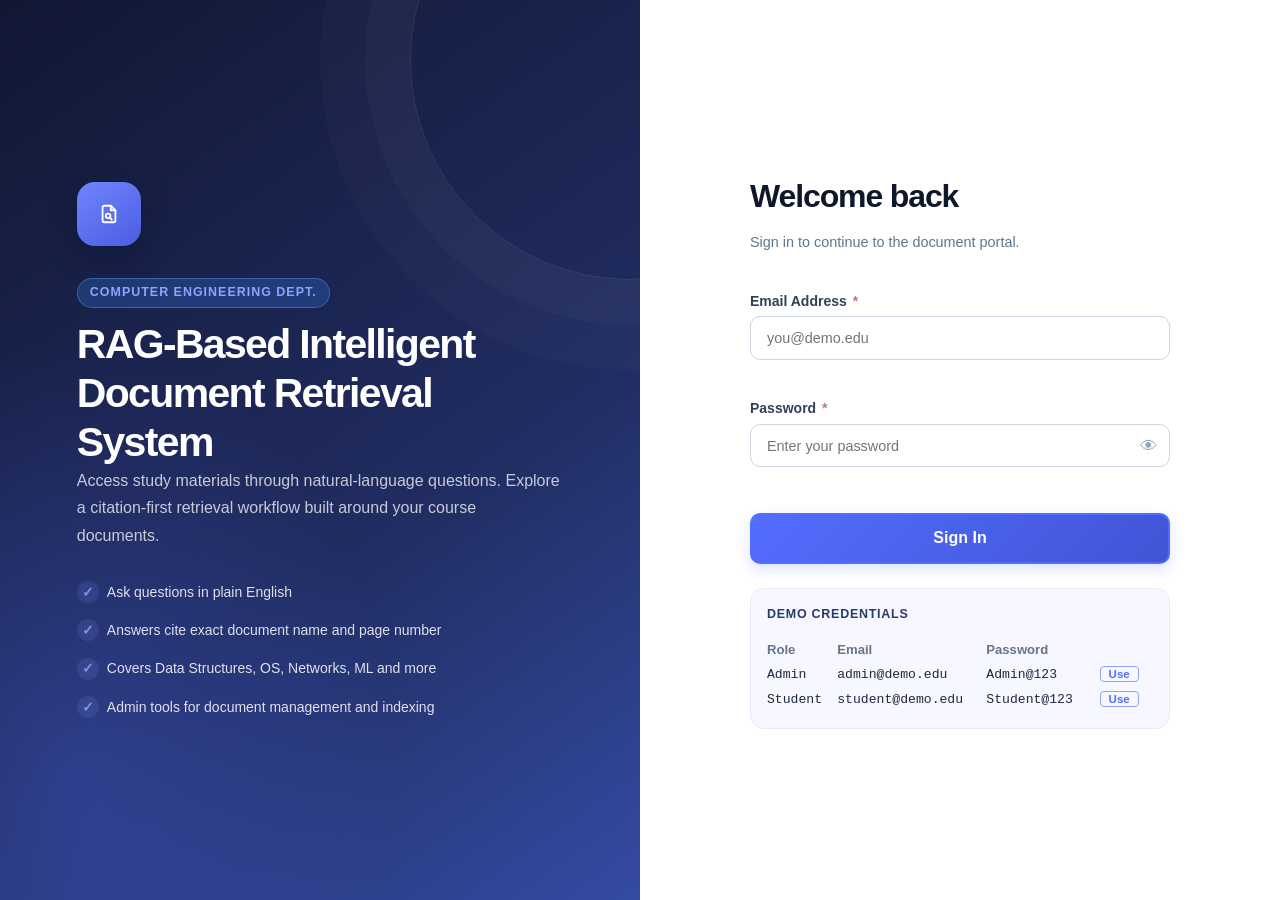
<file: index.html>
<!DOCTYPE html>
<html lang="en">
<head>
  <meta charset="UTF-8" />
  <meta name="viewport" content="width=device-width, initial-scale=1.0" />
  <title>Sign In — RAG Document Retrieval System</title>
  <meta name="description" content="Sign in to the RAG-Based Intelligent Document Retrieval System for the Computer Engineering Department." />
  <link rel="stylesheet" href="css/styles.css" />
</head>
<body>

<main class="login-page" id="main-content">

  <!-- Left hero panel -->
  <div class="login-hero" aria-hidden="true">
    <div>
      <div class="login-hero__logo"><svg width="22" height="22" viewBox="0 0 24 24" fill="none" stroke="#fff" stroke-width="2" stroke-linecap="round" stroke-linejoin="round"><path d="M14 3H7a2 2 0 0 0-2 2v14a2 2 0 0 0 2 2h10a2 2 0 0 0 2-2V8z"/><path d="M14 3v5h5"/><circle cx="11" cy="14" r="2.5"/><path d="M13 16l2 2"/></svg></div>
    </div>
    <div>
      <div class="login-hero__tag">Computer Engineering Dept.</div>
      <h2 class="login-hero__title">RAG-Based Intelligent Document Retrieval System</h2>
      <p class="login-hero__body">
        Access study materials through natural-language questions.
        Explore a citation-first retrieval workflow built around your course documents.
      </p>
    </div>
    <ul class="login-hero__features">
      <li>Ask questions in plain English</li>
      <li>Answers cite exact document name and page number</li>
      <li>Covers Data Structures, OS, Networks, ML and more</li>
      <li>Admin tools for document management and indexing</li>
    </ul>
  </div>

  <!-- Right form panel -->
  <div class="login-panel">
    <div class="login-form-wrap">

      <h1>Welcome back</h1>
      <p class="login-sub">Sign in to continue to the document portal.</p>

      <!-- Error alert (hidden until needed) -->
      <div id="login-error" class="alert alert--error" hidden role="alert" aria-live="assertive">
        <span class="alert__icon" aria-hidden="true">✕</span>
        <span class="alert__msg"></span>
      </div>

      <form class="login-form" id="login-form" novalidate autocomplete="on">

        <div class="form-group">
          <label class="form-label" for="login-email">
            Email Address <span class="required" aria-hidden="true">*</span>
          </label>
          <input
            class="form-input"
            type="email"
            id="login-email"
            name="email"
            placeholder="you@demo.edu"
            autocomplete="username"
            required
            aria-required="true"
            aria-describedby="login-email-err"
          />
          <span class="field-error" id="login-email-err" role="alert" aria-live="polite"></span>
        </div>

        <div class="form-group">
          <label class="form-label" for="login-password">
            Password <span class="required" aria-hidden="true">*</span>
          </label>
          <div class="pass-wrap">
            <input
              class="form-input"
              type="password"
              id="login-password"
              name="password"
              placeholder="Enter your password"
              autocomplete="current-password"
              required
              aria-required="true"
              aria-describedby="login-password-err"
            />
            <button type="button" class="btn-toggle-pass" id="btn-toggle-password" aria-label="Show password">
              <span class="eye-icon">👁</span>
            </button>
          </div>
          <span class="field-error" id="login-password-err" role="alert" aria-live="polite"></span>
        </div>

        <button type="submit" class="btn btn--primary btn--lg btn-submit-login" id="btn-login">
          Sign In
        </button>

      </form>

      <!-- Demo credentials -->
      <div class="demo-creds" aria-label="Demo credentials">
        <div class="demo-creds__title">Demo Credentials</div>
        <table>
          <thead>
            <tr>
              <th scope="col">Role</th>
              <th scope="col">Email</th>
              <th scope="col">Password</th>
              <th scope="col"></th>
            </tr>
          </thead>
          <tbody>
            <tr>
              <td>Admin</td>
              <td>admin@demo.edu</td>
              <td>Admin@123</td>
              <td>
                <button class="demo-fill-btn" data-email="admin@demo.edu" data-pass="Admin@123" aria-label="Fill admin credentials">
                  Use
                </button>
              </td>
            </tr>
            <tr>
              <td>Student</td>
              <td>student@demo.edu</td>
              <td>Student@123</td>
              <td>
                <button class="demo-fill-btn" data-email="student@demo.edu" data-pass="Student@123" aria-label="Fill student credentials">
                  Use
                </button>
              </td>
            </tr>
          </tbody>
        </table>
      </div>

    </div><!-- /.login-form-wrap -->
  </div><!-- /.login-panel -->

</main>

<script type="module" src="js/login.js"></script>
<script>
  /* Demo fill buttons — plain script, no module needed */
  document.querySelectorAll(".demo-fill-btn").forEach(function(btn) {
    btn.addEventListener("click", function() {
      document.getElementById("login-email").value    = btn.dataset.email;
      document.getElementById("login-password").value = btn.dataset.pass;
    });
  });
</script>

</body>
</html>
</file>
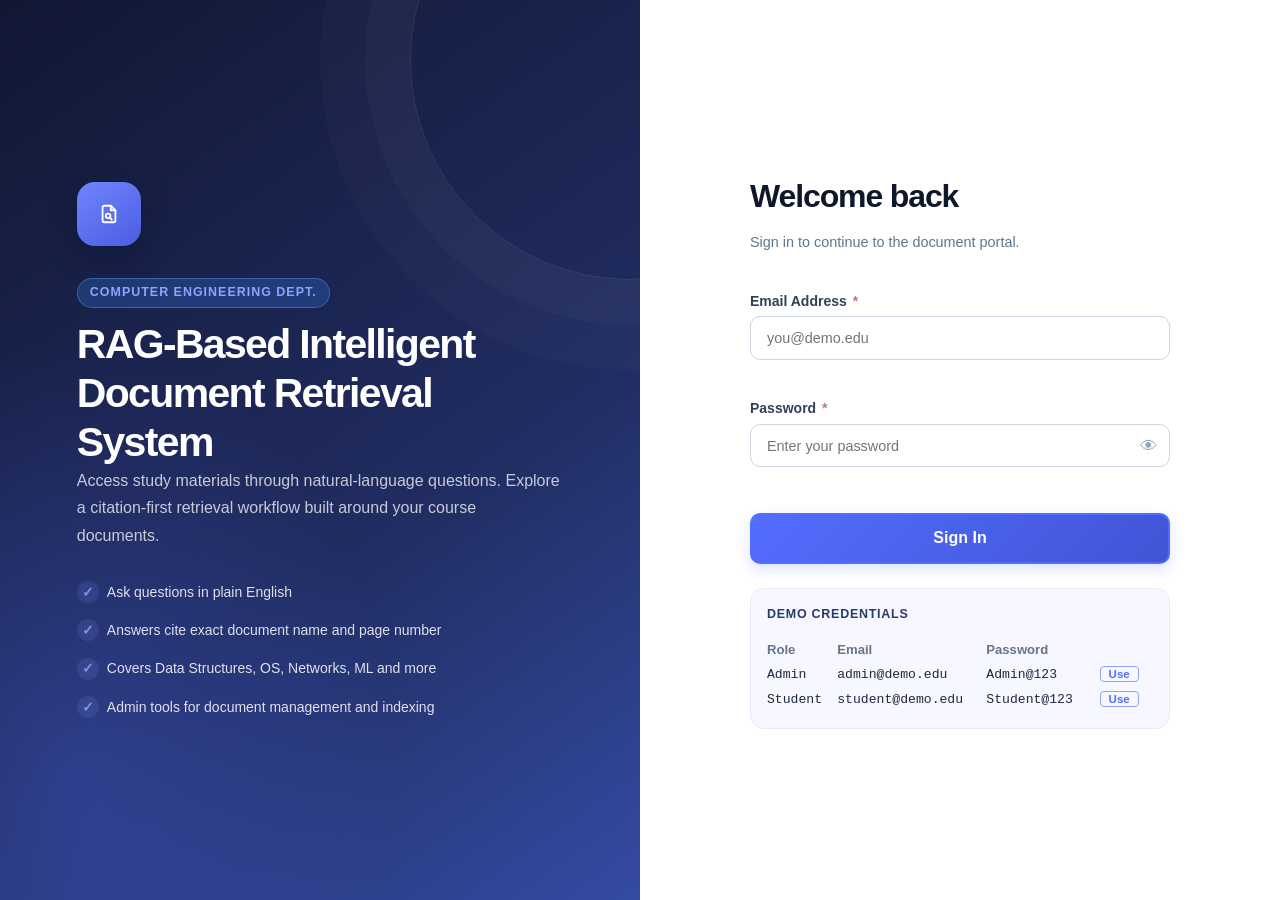
<file: admin.html>
<!DOCTYPE html>
<html lang="en">

<head>
  <meta charset="UTF-8" />
  <meta name="viewport" content="width=device-width, initial-scale=1.0" />
  <title>Admin Dashboard — RAG Document Retrieval System</title>
  <meta name="description"
    content="Manage uploaded study documents, monitor indexing status, and search documents as an administrator." />
  <link rel="stylesheet" href="css/styles.css" />
</head>

<body>

  <div class="page-wrap">

    <!-- Navbar -->
    <nav class="navbar" aria-label="Main navigation">
      <a class="navbar__brand" href="admin.html">
        <div class="navbar__logo" aria-hidden="true"><svg width="22" height="22" viewBox="0 0 24 24" fill="none" stroke="#fff" stroke-width="2" stroke-linecap="round" stroke-linejoin="round"><path d="M14 3H7a2 2 0 0 0-2 2v14a2 2 0 0 0 2 2h10a2 2 0 0 0 2-2V8z"/><path d="M14 3v5h5"/><circle cx="11" cy="14" r="2.5"/><path d="M13 16l2 2"/></svg></div>
        <div>
          <div class="navbar__title">DocRetrieval</div>
          <div class="navbar__subtitle">Computer Engineering Dept.</div>
        </div>
      </a>

      <div class="navbar__nav" role="navigation">
        <a href="admin.html" class="navbar__link" aria-current="page" id="nav-docs">Documents</a>
        <a href="search.html" class="navbar__link" id="nav-search">Search</a>
        <a href="study.html" class="navbar__link">My Study Materials</a>
        

        <div class="navbar__user">
          <span class="badge badge--info" aria-label="Your role">Admin</span>
          <span class="navbar__user-name" id="user-name" aria-label="Logged in as"></span>
          <button class="btn btn--ghost btn--sm" id="btn-logout"
            style="color:rgba(255,255,255,0.8); border:1px solid rgba(255,255,255,0.25);">
            Sign Out
          </button>
        </div>
      </div>
    </nav>

    <main class="main-content" id="main-content">

      <!-- Page header -->
      <div class="page-header">
        <div>
          <h1 class="page-title">Document Management</h1>
          <p class="page-subtitle">Upload, review and manage indexed study materials.</p>
        </div>
        <button class="btn btn--primary" id="btn-open-upload" type="button" aria-haspopup="dialog"
          aria-controls="modal-upload">
          &#43; Upload Document
        </button>
      </div>

      <!-- Stats -->
      <div class="stat-cards" role="region" aria-label="Summary statistics">
        <div class="stat-card stat-card--total">
          <div class="stat-card__label">Total Documents</div>
          <div class="stat-card__value" id="stat-total" aria-live="polite">—</div>
          <div class="stat-card__sub">in the library</div>
        </div>
        <div class="stat-card stat-card--indexed">
          <div class="stat-card__label">Indexed</div>
          <div class="stat-card__value" id="stat-indexed" aria-live="polite">—</div>
          <div class="stat-card__sub">searchable</div>
        </div>
        <div class="stat-card stat-card--proc">
          <div class="stat-card__label">Processing</div>
          <div class="stat-card__value" id="stat-processing" aria-live="polite">—</div>
          <div class="stat-card__sub">pending &amp; in progress</div>
        </div>
        <div class="stat-card stat-card--failed">
          <div class="stat-card__label">Failed</div>
          <div class="stat-card__value" id="stat-failed" aria-live="polite">—</div>
          <div class="stat-card__sub">need attention</div>
        </div>
      </div>

      

<section class="overview" aria-label="Library overview">
        <div class="overview__card"><h3>Index status</h3>
          <div class="ov-donut-wrap"><div class="donut" id="ov-donut"><div class="donut__hole"><strong id="ov-total">0</strong><span>documents</span></div></div>
          <ul class="legend" id="ov-legend"></ul></div></div>
        <div class="overview__card"><h3>Documents by subject</h3><div id="ov-bars" class="bars"></div></div>
        <div class="overview__card"><h3>Recently uploaded</h3><ul id="ov-recent" class="recent"></ul></div>
      </section>
      <!-- Filter bar + Table -->
      <div class="card" role="region" aria-label="Document list">

        <!-- Filters -->
        <div class="filter-bar" role="search" aria-label="Filter documents">
          <input class="form-input filter-search" type="search" id="tbl-search"
            placeholder="&#128269; Search by title or file…" aria-label="Search documents by title or file name" />
          <select class="form-select" id="tbl-year" aria-label="Filter by year">
            <option value="">All Years</option>
          </select>
          <select class="form-select" id="tbl-sem" aria-label="Filter by semester">
            <option value="">All Sems</option>
          </select>
          <select class="form-select" id="tbl-subject" aria-label="Filter by subject">
            <option value="">All Subjects</option>
          </select>
          <select class="form-select" id="tbl-status" aria-label="Filter by status">
            <option value="">All Status</option>
            <option value="Indexed">Indexed</option>
            <option value="Processing">Processing</option>
            <option value="Pending">Pending</option>
            <option value="Failed">Failed</option>
          </select>
        </div>

        <!-- Table -->
        <div class="table-wrap" role="region" aria-label="Documents table" tabindex="0">
          <table class="data-table" aria-label="Uploaded documents">
            <thead>
              <tr>
                <th scope="col">Title</th>
                <th scope="col">File Name</th>
                <th scope="col">Year</th>
                <th scope="col">Sem</th>
                <th scope="col">Subject</th>
                <th scope="col">Size</th>
                <th scope="col">Uploaded</th>
                <th scope="col">Status</th>
                <th scope="col">Actions</th>
              </tr>
            </thead>
            <tbody id="docs-tbody">
              <tr>
                <td colspan="9" class="tbl-loading">Loading…</td>
              </tr>
            </tbody>
          </table>
        </div>

        <!-- Empty state (shown when filtered list is empty) -->
        <div id="tbl-empty" class="empty-state" hidden role="status" aria-live="polite">
          <div class="empty-state__icon" aria-hidden="true">📂</div>
          <p class="empty-state__title">No documents found</p>
          <p class="empty-state__body">Try adjusting your search or filters, or upload a new document.</p>
        </div>

        <!-- Screen-reader-only status for table updates -->
        <p id="tbl-status-live" class="sr-only" role="status" aria-live="polite"></p>

      </div><!-- /.card -->

    </main>

  </div><!-- /.page-wrap -->

  <!-- ══════════════════════════════════════
     UPLOAD MODAL
══════════════════════════════════════ -->
  <div id="modal-upload" class="modal modal--lg" role="dialog" aria-modal="true" aria-labelledby="upload-modal-title"
    hidden>
    <div class="modal__dialog">
      <div class="modal__header">
        <h2 class="modal__title" id="upload-modal-title">Upload Study Document</h2>
        <button class="modal__close" id="btn-cancel-upload" aria-label="Close upload dialog"
          type="button">&#215;</button>
      </div>
      <div class="modal__body">
        <p class="upload-note">Demo note: in this Phase 1 demo, uploaded PDFs are listed and tracked with their details, and can be found by title and subject. Reading the full text of the PDF and answering from it is added in Phase 2.</p>

        <!-- Error alert -->
        <div id="upload-error" class="alert alert--error" hidden role="alert">
          <span class="alert__icon" aria-hidden="true">&#9888;</span>
          <span class="alert__msg"></span>
        </div>

        <!-- Drop zone -->
        <div class="drop-zone" id="drop-zone" tabindex="0" role="button"
          aria-label="Drop a PDF file here or click to browse">
          <div class="drop-zone__icon" aria-hidden="true">&#128196;</div>
          <p class="drop-zone__title">Drag &amp; drop your PDF here</p>
          <p class="drop-zone__sub">or click to browse — PDF only, max 20 MB</p>
          <input type="file" id="up-file-input" accept=".pdf,application/pdf" style="display:none;" aria-hidden="true"
            tabindex="-1" />
        </div>
        <p class="file-info" id="up-file-info" aria-live="polite" aria-atomic="true"></p>

        <form id="upload-form" novalidate>
          <div class="form-row form-row--2" style="gap:var(--sp-4);">
            <div class="form-group" style="grid-column:1/-1;">
              <label class="form-label" for="up-title">
                Document Title <span class="required" aria-hidden="true">*</span>
              </label>
              <input class="form-input" type="text" id="up-title" placeholder="e.g. Operating Systems — Unit 3 Notes"
                required aria-required="true" />
            </div>

            <div class="form-group">
              <label class="form-label" for="up-year">
                Academic Year <span class="required" aria-hidden="true">*</span>
              </label>
              <select class="form-select" id="up-year" required aria-required="true">
                <option value="">Select year…</option>
              </select>
            </div>

            <div class="form-group">
              <label class="form-label" for="up-sem">
                Semester <span class="required" aria-hidden="true">*</span>
              </label>
              <select class="form-select" id="up-sem" required aria-required="true">
                <option value="">Select semester…</option>
              </select>
            </div>

            <div class="form-group" style="grid-column:1/-1;">
              <label class="form-label" for="up-subject">
                Subject <span class="required" aria-hidden="true">*</span>
              </label>
              <select class="form-select" id="up-subject" required aria-required="true">
                <option value="">Select subject…</option>
              </select>
            </div>

            <div class="form-group">
              <label class="form-label" for="up-university">University</label>
              <select class="form-select" id="up-university"></select>
            </div>

            <div class="form-group">
              <label class="form-label" for="up-department">Department</label>
              <select class="form-select" id="up-department"></select>
            </div>

            <div class="form-group" style="grid-column:1/-1;">
              <label class="form-label" for="up-chapters">Chapters (optional)</label>
              <textarea class="form-textarea" id="up-chapters" rows="3" placeholder="One chapter name per line, e.g.&#10;Introduction&#10;Process Scheduling"></textarea>
              <p class="form-help">Chapter names let students filter questions by chapter.</p>
            </div>
          </div>

          <!-- Progress bar -->
          <div id="upload-progress" hidden>
            <p style="font-size:0.82rem;color:var(--clr-gray-500);margin-bottom:var(--sp-1);">Uploading…</p>
            <div class="progress-bar" role="progressbar" aria-valuemin="0" aria-valuemax="100" aria-valuenow="0"
              aria-label="Upload progress">
              <div class="progress-bar__fill" id="upload-progress-fill" style="width:0%"></div>
            </div>
          </div>

          <div class="modal__footer" style="border-radius:0;padding:0;border:none;background:none;">
            <button type="button" class="btn btn--secondary" id="btn-cancel-upload-footer">
              Cancel
            </button>
            <button type="submit" class="btn btn--primary" id="btn-submit-upload">
              Upload Document
            </button>
          </div>
        </form>

      </div><!-- /.modal__body -->
    </div><!-- /.modal__dialog -->
  </div><!-- /#modal-upload -->

  <!-- ══════════════════════════════════════
     EDIT METADATA MODAL
══════════════════════════════════════ -->
  <div id="modal-edit" class="modal modal--md" role="dialog" aria-modal="true" aria-labelledby="edit-modal-title"
    hidden>
    <div class="modal__dialog">
      <div class="modal__header">
        <h2 class="modal__title" id="edit-modal-title">Edit Document Metadata</h2>
        <button class="modal__close" id="btn-cancel-edit" type="button" aria-label="Close edit dialog">&#215;</button>
      </div>
      <div class="modal__body">

        <div id="edit-error" class="alert alert--error" hidden role="alert">
          <span class="alert__icon" aria-hidden="true">&#9888;</span>
          <span class="alert__msg"></span>
        </div>

        <form id="edit-form" novalidate>
          <div style="display:flex;flex-direction:column;gap:var(--sp-4);">
            <div class="form-group">
              <label class="form-label" for="edit-title">
                Title <span class="required" aria-hidden="true">*</span>
              </label>
              <input class="form-input" type="text" id="edit-title" required aria-required="true" />
            </div>

            <div class="form-row form-row--2">
              <div class="form-group">
                <label class="form-label" for="edit-year">
                  Year <span class="required" aria-hidden="true">*</span>
                </label>
                <select class="form-select" id="edit-year" required aria-required="true"></select>
              </div>
              <div class="form-group">
                <label class="form-label" for="edit-sem">
                  Semester <span class="required" aria-hidden="true">*</span>
                </label>
                <select class="form-select" id="edit-sem" required aria-required="true"></select>
              </div>
            </div>

            <div class="form-group">
              <label class="form-label" for="edit-subject">
                Subject <span class="required" aria-hidden="true">*</span>
              </label>
              <select class="form-select" id="edit-subject" required aria-required="true"></select>
            </div>

            <div class="form-row form-row--2">
              <div class="form-group">
                <label class="form-label" for="edit-university">University</label>
                <select class="form-select" id="edit-university"></select>
              </div>
              <div class="form-group">
                <label class="form-label" for="edit-department">Department</label>
                <select class="form-select" id="edit-department"></select>
              </div>
            </div>
          </div>
        </form>

      </div>
      <div class="modal__footer">
        <button type="button" class="btn btn--secondary" id="btn-cancel-edit-footer">
          Cancel
        </button>
        <button type="submit" form="edit-form" class="btn btn--primary" id="btn-submit-edit">
          Save Changes
        </button>
      </div>
    </div>
  </div>

  <!-- ══════════════════════════════════════
     DELETE CONFIRMATION MODAL
══════════════════════════════════════ -->
  <div id="modal-delete" class="modal modal--sm" role="dialog" aria-modal="true" aria-labelledby="delete-modal-title"
    hidden>
    <div class="modal__dialog">
      <div class="modal__header">
        <h2 class="modal__title" id="delete-modal-title">Delete Document</h2>
        <button class="modal__close" id="btn-cancel-delete" type="button"
          aria-label="Close delete dialog">&#215;</button>
      </div>
      <div class="modal__body">
        <div class="alert alert--error" style="border-color:var(--clr-danger);">
          <span class="alert__icon" aria-hidden="true">&#9888;</span>
          <div>
            <strong>This action cannot be undone.</strong><br />
            <span>This removes the document and its searchable content from the system.</span>
          </div>
        </div>
        <p style="font-size:0.9rem;color:var(--clr-gray-700);">
          You are about to permanently delete:<br />
          <strong id="delete-doc-name" style="color:var(--clr-gray-900);"></strong>
        </p>
      </div>
      <div class="modal__footer">
        <button type="button" class="btn btn--secondary" id="btn-cancel-delete-footer">
          Cancel
        </button>
        <button type="button" class="btn btn--danger" id="btn-confirm-delete">
          Delete Permanently
        </button>
      </div>
    </div>
  </div>

  <script type="module" src="js/admin.js"></script>
</body>

</html>
</file>
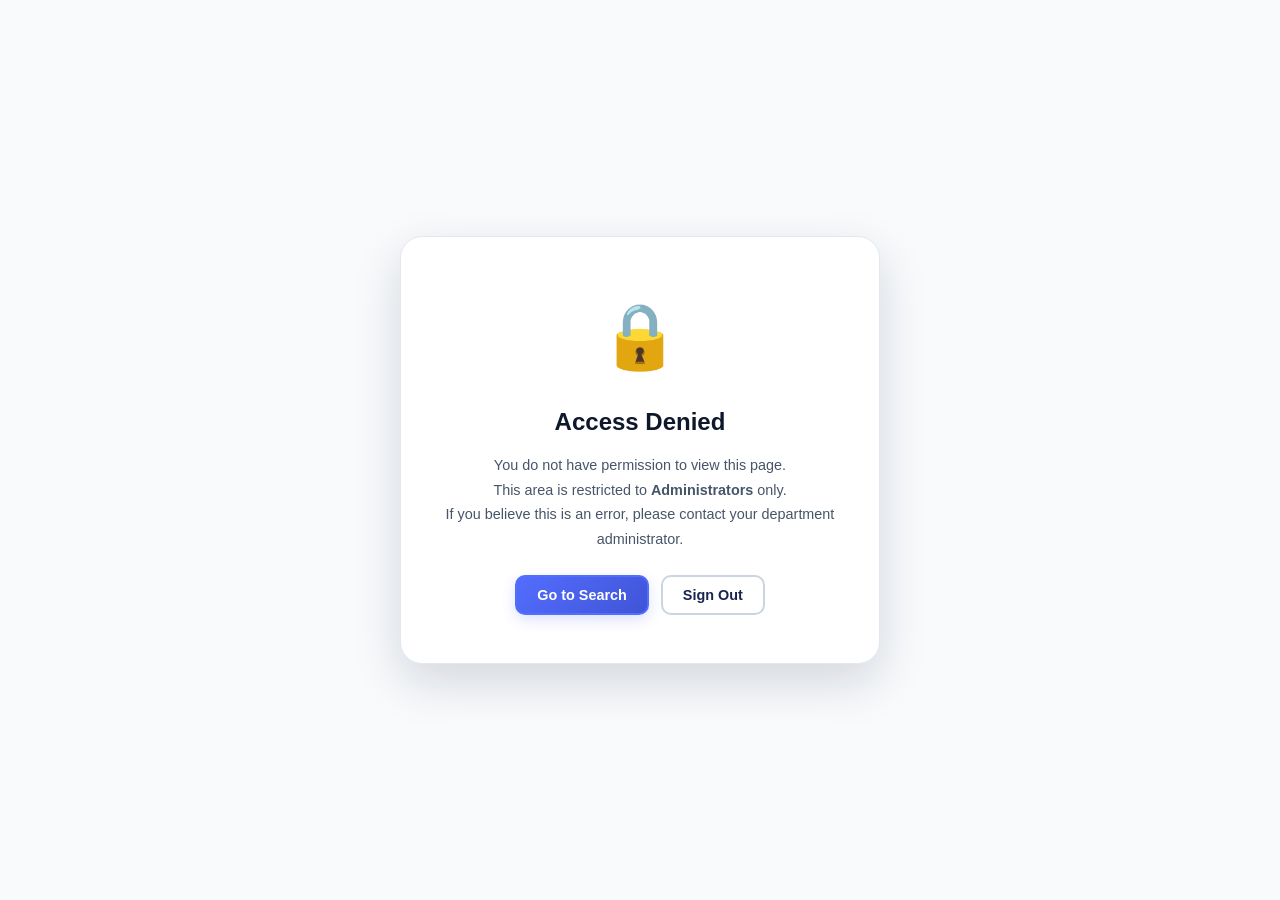
<file: denied.html>
<!DOCTYPE html>
<html lang="en">
<head>
  <meta charset="UTF-8" />
  <meta name="viewport" content="width=device-width, initial-scale=1.0" />
  <title>Access Denied — RAG Document Retrieval System</title>
  <meta name="description" content="You do not have permission to access this page." />
  <link rel="stylesheet" href="css/styles.css" />
</head>
<body>

<div class="page-wrap">
  <main class="denied-page" id="main-content">
    <div class="denied-card">
      <div class="denied-icon" aria-hidden="true">🔒</div>
      <h1 class="denied-title">Access Denied</h1>
      <p class="denied-body">
        You do not have permission to view this page.<br />
        This area is restricted to <strong>Administrators</strong> only.<br />
        If you believe this is an error, please contact your department administrator.
      </p>
      <div class="denied-actions">
        <a href="search.html" class="btn btn--primary">Go to Search</a>
        <a href="index.html" id="btn-logout-denied" class="btn btn--secondary">Sign Out</a>
      </div>
    </div>
  </main>

</div>

<script type="module">
  import { Auth } from "./js/auth.js";
  /* Clear session on "Sign Out" click */
  document.getElementById("btn-logout-denied").addEventListener("click", (e) => {
    e.preventDefault();
    Auth.logout();
  });
</script>

</body>
</html>
</file>
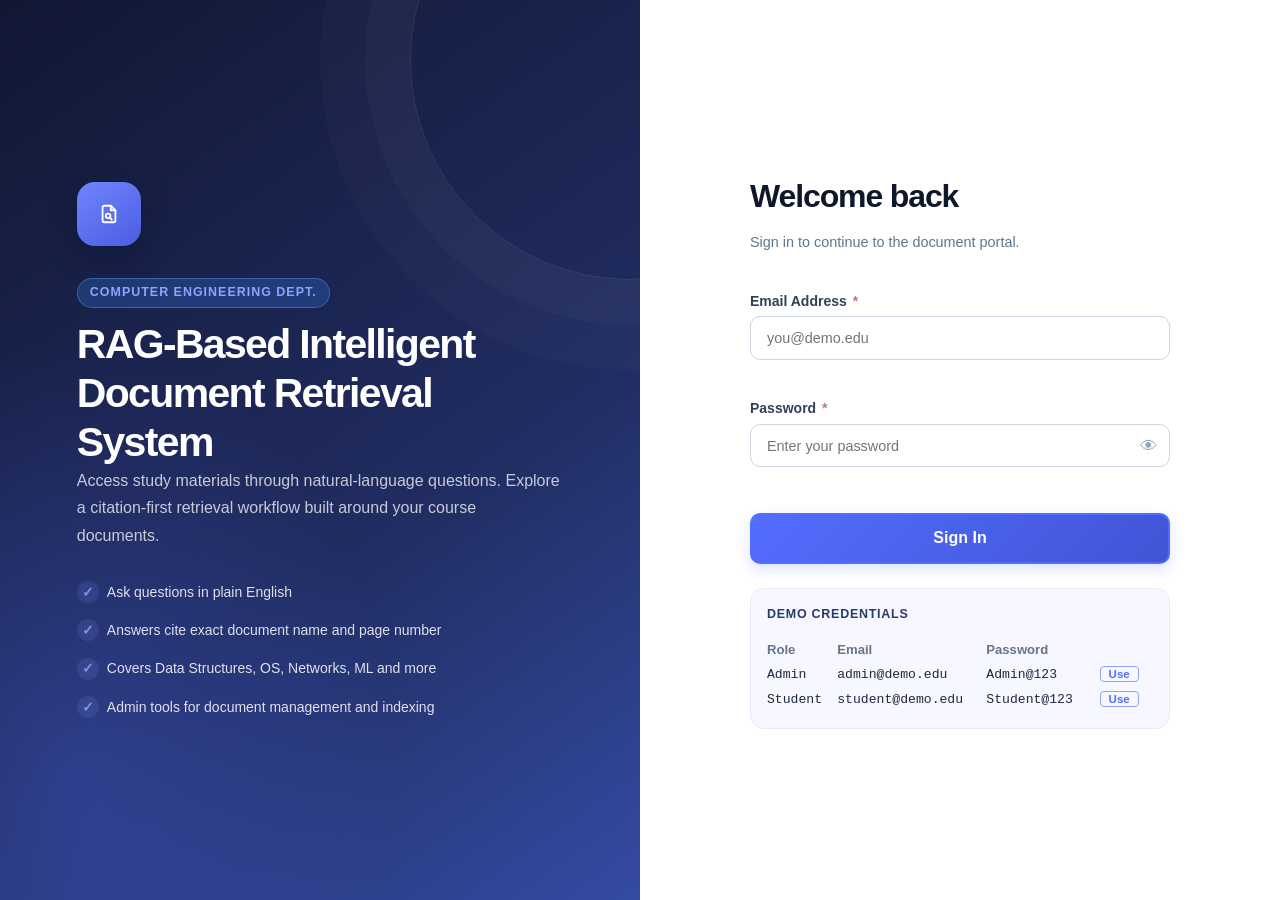
<file: search.html>
<!DOCTYPE html>
<html lang="en">

<head>
  <meta charset="UTF-8" />
  <meta name="viewport" content="width=device-width, initial-scale=1.0" />
  <title>Search — RAG Document Retrieval System</title>
  <meta name="description"
    content="Ask natural-language questions about your study materials and get answers grounded in uploaded documents." />
  <link rel="stylesheet" href="css/styles.css" />
</head>

<body>

  <div class="page-wrap">

    <!-- Navbar -->
    <nav class="navbar" aria-label="Main navigation">
      <a class="navbar__brand" href="search.html">
        <div class="navbar__logo" aria-hidden="true"><svg width="22" height="22" viewBox="0 0 24 24" fill="none" stroke="#fff" stroke-width="2" stroke-linecap="round" stroke-linejoin="round"><path d="M14 3H7a2 2 0 0 0-2 2v14a2 2 0 0 0 2 2h10a2 2 0 0 0 2-2V8z"/><path d="M14 3v5h5"/><circle cx="11" cy="14" r="2.5"/><path d="M13 16l2 2"/></svg></div>
        <div>
          <div class="navbar__title">DocRetrieval</div>
          <div class="navbar__subtitle">Computer Engineering Dept.</div>
        </div>
      </a>

      <div class="navbar__nav" role="navigation">
        <a href="admin.html" class="navbar__link" id="nav-documents" hidden>Documents</a>
        <a href="search.html" class="navbar__link" aria-current="page">Search</a>
        <a href="study.html" class="navbar__link">My Study Materials</a>
        

        <div class="navbar__user">
          <span class="badge badge--navy" id="role-badge" aria-label="Your role">Student</span>
          <span class="navbar__user-name" id="user-name" aria-label="Logged in as"></span>
          <button class="btn btn--ghost btn--sm" id="btn-logout"
            style="color:rgba(255,255,255,0.8); border:1px solid rgba(255,255,255,0.25);">
            Sign Out
          </button>
        </div>
      </div>
    </nav>

    <main id="main-content">

      <!-- Hero search bar -->
      <section class="search-hero" aria-label="Search">
        <div class="search-hero__eyebrow"><span aria-hidden="true">✦</span> YOUR COURSE LIBRARY, ONE QUESTION AWAY</div>
        <h1 class="search-hero__title">Study smarter.<br />Find answers faster.</h1>
        <p class="search-hero__sub">
          Ask naturally. Get clear answers grounded in your course material, with chapter and page-level citations.
        </p>
        <div class="search-box-wrap">
          <div class="search-box">
            <label for="search-query" class="sr-only">Enter your question</label>
            <input class="search-box__input" type="text" id="search-query"
              placeholder="e.g. What is the difference between TCP and UDP?" maxlength="500" autocomplete="off"
              spellcheck="false" autocapitalize="sentences" aria-label="Enter your question (max 500 characters)" />
            <button class="search-box__clear" id="btn-clear-query" type="button" aria-label="Clear question"
              title="Clear question" hidden>&times;</button>
            <button class="search-box__btn" id="btn-search" type="button" aria-label="Search documents">
              <span aria-hidden="true">&#128269;</span> Ask
            </button>
          </div>
          <div class="search-box__meta">
            <span class="search-box__hint">Tip: ask a focused question <span
                class="search-shortcut"><kbd>Ctrl</kbd><kbd>K</kbd></span></span>
            <span class="char-count" id="char-count" aria-live="polite" aria-atomic="true">0 / 500</span>
          </div>
        </div>
        <div class="search-hero__trust"><span aria-hidden="true">✓</span> Answers grounded in uploaded documents, with
          page-level evidence</div>
      </section>

      <section class="pipeline-section" aria-label="How retrieval works">
        <div class="pipeline-heading">
          <div>
            <p class="section-eyebrow">BUILT FOR TRACEABLE ANSWERS</p>
            <h2 class="suggestions-title">From question to evidence</h2>
          </div>
          
        </div>
        <ol class="pipeline-steps">
          <li class="pipeline-step">
            <span class="pipeline-step__number">01</span>
            <span class="pipeline-step__icon pipeline-step__icon--blue" aria-hidden="true">⌕</span>
            <span class="pipeline-step__copy">
              <strong>Ask naturally</strong>
              <span>Write a question in your own words.</span>
            </span>
          </li>
          <li class="pipeline-step">
            <span class="pipeline-step__number">02</span>
            <span class="pipeline-step__icon pipeline-step__icon--violet" aria-hidden="true">◈</span>
            <span class="pipeline-step__copy">
              <strong>Retrieve evidence</strong>
              <span>Find relevant passages in course documents.</span>
            </span>
          </li>
          <li class="pipeline-step">
            <span class="pipeline-step__number">03</span>
            <span class="pipeline-step__icon pipeline-step__icon--green" aria-hidden="true">↗</span>
            <span class="pipeline-step__copy">
              <strong>Verify the answer</strong>
              <span>Follow citations back to the source page.</span>
            </span>
          </li>
        </ol>
      </section>

      <!-- Filters -->
      <div class="search-filters" role="search" aria-label="Filter results">
        <span class="filters-label" aria-hidden="true">Filter by</span>
        <div class="filter-group">
          <label for="filter-university" class="form-label" style="font-size:0.8rem;white-space:nowrap;">University</label>
          <select class="form-select" id="filter-university" aria-label="Filter by university">
            <option value="">All Universities</option>
          </select>
        </div>
        <div class="filter-group">
          <label for="filter-department" class="form-label" style="font-size:0.8rem;white-space:nowrap;">Department</label>
          <select class="form-select" id="filter-department" aria-label="Filter by department">
            <option value="">All Departments</option>
          </select>
        </div>
        <div class="filter-group">
          <label for="filter-year" class="form-label" style="font-size:0.8rem;white-space:nowrap;">Year</label>
          <select class="form-select" id="filter-year" aria-label="Filter by academic year">
            <option value="">All Years</option>
          </select>
        </div>
        <div class="filter-group">
          <label for="filter-sem" class="form-label" style="font-size:0.8rem;white-space:nowrap;">Semester</label>
          <select class="form-select" id="filter-sem" aria-label="Filter by semester">
            <option value="">All Semesters</option>
          </select>
        </div>
        <div class="filter-group">
          <label for="filter-subject" class="form-label" style="font-size:0.8rem;white-space:nowrap;">Subject</label>
          <select class="form-select" id="filter-subject" aria-label="Filter by subject">
            <option value="">All Subjects</option>
          </select>
        </div>
        <div class="filter-group">
          <label for="filter-textbook" class="form-label" style="font-size:0.8rem;white-space:nowrap;">Textbook</label>
          <select class="form-select" id="filter-textbook" aria-label="Filter by textbook">
            <option value="">All Textbooks</option>
          </select>
        </div>
        <div class="filter-group">
          <label for="filter-chapter" class="form-label" style="font-size:0.8rem;white-space:nowrap;">Chapter</label>
          <select class="form-select" id="filter-chapter" aria-label="Filter by chapter">
            <option value="">All Chapters</option>
          </select>
        </div>

        <button type="button" class="btn btn--ghost btn--sm" id="btn-clear-filters" style="color:var(--clr-gray-500);">
          ✕ Clear filters
        </button>
      </div>

      <!-- Answer options -->
      <div class="answer-options">
        <div class="opt-group">
          <span class="opt-label" id="length-label">Answer length</span>
          <div class="segmented" role="radiogroup" aria-labelledby="length-label">
            <button type="button" class="segmented__btn" role="radio" aria-checked="false" data-length="short">Short</button>
            <button type="button" class="segmented__btn" role="radio" aria-checked="true" data-length="medium">Medium</button>
            <button type="button" class="segmented__btn" role="radio" aria-checked="false" data-length="detailed">Detailed</button>
          </div>
        </div>
        <button type="button" class="btn btn--secondary btn--sm" id="btn-history" aria-haspopup="dialog">
          <span aria-hidden="true">🕘</span> History <span class="count-pill" id="history-count">0</span>
        </button>
      </div>

      <!-- Suggested questions -->
      <section class="suggestions-section" id="suggestions-section" aria-label="Suggested questions">
        <div class="suggestions-heading">
          <div>
            <p class="section-eyebrow">NOT SURE WHERE TO START?</p>
            <h2 class="suggestions-title">Try a popular question</h2>
          </div>
          <span class="suggestions-note">Choose one to search instantly <span aria-hidden="true">→</span></span>
        </div>
        <div class="suggestion-grid">
          <button class="suggestion-card" type="button" data-query="How are arrays different from linked lists?">
            <span class="suggestion-card__icon suggestion-card__icon--blue" aria-hidden="true">⌘</span>
            <span class="suggestion-card__topic">DATA STRUCTURES</span>
            <span class="suggestion-card__question">How are arrays different from linked lists?</span>
            <span class="suggestion-card__arrow" aria-hidden="true">↗</span>
          </button>
          <button class="suggestion-card" type="button" data-query="Explain database normalization and 3NF.">
            <span class="suggestion-card__icon suggestion-card__icon--violet" aria-hidden="true">◫</span>
            <span class="suggestion-card__topic">DATABASES</span>
            <span class="suggestion-card__question">Explain database normalization and 3NF.</span>
            <span class="suggestion-card__arrow" aria-hidden="true">↗</span>
          </button>
          <button class="suggestion-card" type="button" data-query="Compare TCP and UDP.">
            <span class="suggestion-card__icon suggestion-card__icon--green" aria-hidden="true">⇄</span>
            <span class="suggestion-card__topic">NETWORKS</span>
            <span class="suggestion-card__question">Compare TCP and UDP.</span>
            <span class="suggestion-card__arrow" aria-hidden="true">↗</span>
          </button>
          <button class="suggestion-card" type="button" data-query="What are the four conditions for deadlock?">
            <span class="suggestion-card__icon suggestion-card__icon--amber" aria-hidden="true">⟳</span>
            <span class="suggestion-card__topic">OPERATING SYSTEMS</span>
            <span class="suggestion-card__question">What are the four conditions for deadlock?</span>
            <span class="suggestion-card__arrow" aria-hidden="true">↗</span>
          </button>
        </div>
      </section>

      <!-- Recent searches -->
      <section class="recent-section" id="recent-section" hidden aria-label="Recent searches">
        <p class="recent-label"><span aria-hidden="true">↺</span> Recent searches</p>
        <div class="recent-chips" id="recent-list" role="list"></div>
      </section>

      

      <!-- Results -->
      <div class="results-container" id="results-area" aria-live="polite" aria-atomic="false">
        <div class="result-state result-state--init" role="status">
          <div class="result-state__icon" aria-hidden="true">✦</div>
          <p class="result-state__title">Your study library is ready</p>
          <p class="result-state__body">
            Ask a question above or choose a popular question to find answers with exact document citations.
          </p>
        </div>
      </div>

    </main>

  </div><!-- /.page-wrap -->

  <!-- History drawer -->
  <div class="drawer" id="history-drawer" hidden>
    <div class="drawer__backdrop" id="history-backdrop"></div>
    <aside class="drawer__panel" role="dialog" aria-modal="true" aria-labelledby="history-title">
      <div class="drawer__header">
        <h2 class="drawer__title" id="history-title">Question history</h2>
        <button type="button" class="modal__close" id="btn-history-close" aria-label="Close history">&times;</button>
      </div>
      <div class="drawer__tools">
        <span class="drawer__hint">Open a past question to read its answer again.</span>
        <button type="button" class="btn btn--ghost btn--sm" id="btn-history-clear">Clear all</button>
      </div>
      <ul class="history-list" id="history-list"></ul>
    </aside>
  </div>

  <!-- Source viewer -->
  <div class="modal modal--md" id="modal-source" hidden role="dialog" aria-modal="true" aria-labelledby="source-title">
    <div class="modal__dialog">
      <div class="modal__header">
        <h2 class="modal__title" id="source-title">Source reference</h2>
        <button type="button" class="modal__close" id="btn-source-close" aria-label="Close">&times;</button>
      </div>
      <div class="modal__body" id="source-body"></div>
      <div class="modal__footer">
        <button type="button" class="btn btn--secondary" id="btn-source-copy">Copy citation</button>
        <button type="button" class="btn btn--primary" id="btn-source-done">Close</button>
      </div>
    </div>
  </div>

  <script type="module" src="js/search.js"></script>

</body>

</html>
</file>
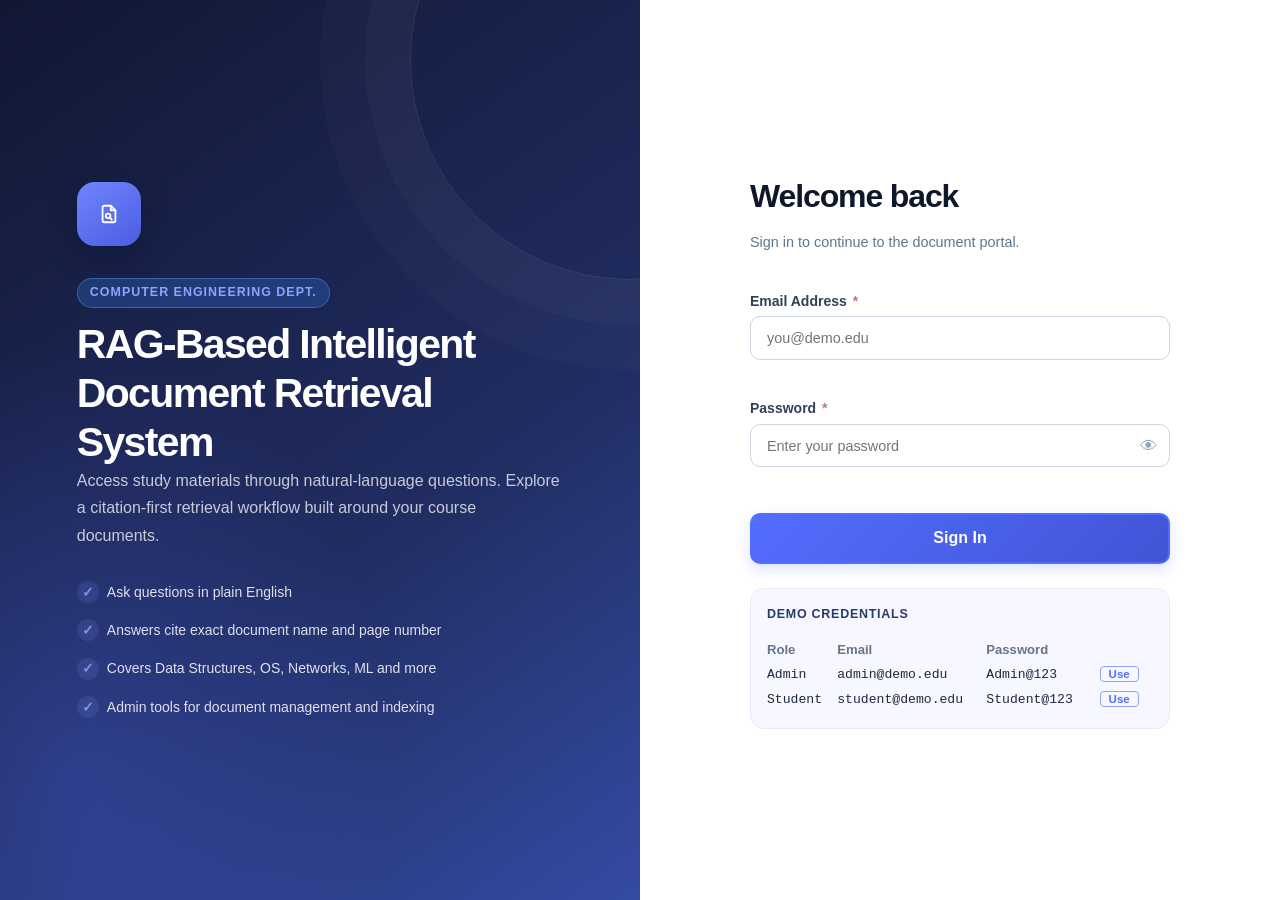
<file: study.html>
<!DOCTYPE html>
<html lang="en">

<head>
  <meta charset="UTF-8" />
  <meta name="viewport" content="width=device-width, initial-scale=1.0" />
  <title>My Study Materials — DocRetrieval</title>
  <meta name="description"
    content="Ask natural-language questions about your study materials and get answers grounded in uploaded documents." />
  <link rel="stylesheet" href="css/styles.css" />
</head>

<body>

  <div class="page-wrap">

    <!-- Navbar -->
    <nav class="navbar" aria-label="Main navigation">
      <a class="navbar__brand" href="search.html">
        <div class="navbar__logo" aria-hidden="true"><svg width="22" height="22" viewBox="0 0 24 24" fill="none" stroke="#fff" stroke-width="2" stroke-linecap="round" stroke-linejoin="round"><path d="M14 3H7a2 2 0 0 0-2 2v14a2 2 0 0 0 2 2h10a2 2 0 0 0 2-2V8z"/><path d="M14 3v5h5"/><circle cx="11" cy="14" r="2.5"/><path d="M13 16l2 2"/></svg></div>
        <div>
          <div class="navbar__title">DocRetrieval</div>
          <div class="navbar__subtitle">Computer Engineering Dept.</div>
        </div>
      </a>

      <div class="navbar__nav" role="navigation">
        <a href="admin.html" class="navbar__link" id="nav-documents" hidden>Documents</a>
        <a href="search.html" class="navbar__link">Search</a>
        <a href="study.html" class="navbar__link" aria-current="page">My Study Materials</a>
        

        <div class="navbar__user">
          <span class="badge badge--navy" id="role-badge" aria-label="Your role">Student</span>
          <span class="navbar__user-name" id="user-name" aria-label="Logged in as"></span>
          <button class="btn btn--ghost btn--sm" id="btn-logout"
            style="color:rgba(255,255,255,0.8); border:1px solid rgba(255,255,255,0.25);">
            Sign Out
          </button>
        </div>
      </div>
    </nav>

    <main id="main-content">
      <section class="search-hero" aria-label="My Study Materials">
        <div class="search-hero__eyebrow"><span aria-hidden="true">✦</span> YOUR COURSE LIBRARY</div>
        <h1 class="search-hero__title">My Study Materials</h1>
        <p class="search-hero__sub">Browse the textbooks and notes available for each subject, then ask questions about a subject, a textbook or a single chapter.</p>
      </section>

      <div class="study-wrap">
        <div class="study-summary" id="study-summary"></div>

        <div class="study-filters" role="group" aria-label="Filter study materials">
          <select class="form-select" id="sf-university" aria-label="University"><option value="">All Universities</option></select>
          <select class="form-select" id="sf-department" aria-label="Department"><option value="">All Departments</option></select>
          <select class="form-select" id="sf-year" aria-label="Academic year"><option value="">All Years</option></select>
          <select class="form-select" id="sf-sem" aria-label="Semester"><option value="">All Semesters</option></select>
        </div>

        <div class="subject-grid" id="subject-grid" aria-label="Subjects"></div>
        <section class="book-panel" id="book-panel" hidden aria-live="polite"></section>
      </div>
    </main>

  </div><!-- /.page-wrap -->

  <script type="module" src="js/study.js"></script>

</body>
</html>
</file>
<file: css/styles.css>
/* ═══════════════════════════════════════════════════════════════
   styles.css — RAG Document Retrieval System
   Navy/blue academic palette. Desktop-first. No external deps.
═══════════════════════════════════════════════════════════════ */

/* ── CSS Custom Properties ── */
:root {
  /* Palette */
  --clr-navy-900:  #060d2e;
  --clr-navy-800:  #0f2564;
  --clr-navy-700:  #1a3480;
  --clr-navy-600:  #1e40af;
  --clr-blue-500:  #3b82f6;
  --clr-blue-400:  #60a5fa;
  --clr-blue-100:  #dbeafe;
  --clr-blue-50:   #eff6ff;

  --clr-gray-900:  #0f172a;
  --clr-gray-800:  #1e293b;
  --clr-gray-700:  #334155;
  --clr-gray-600:  #475569;
  --clr-gray-500:  #64748b;
  --clr-gray-400:  #94a3b8;
  --clr-gray-300:  #cbd5e1;
  --clr-gray-200:  #e2e8f0;
  --clr-gray-100:  #f1f5f9;
  --clr-gray-50:   #f8fafc;
  --clr-white:     #ffffff;

  --clr-success:    #16a34a;
  --clr-success-bg: #f0fdf4;
  --clr-success-bd: #bbf7d0;
  --clr-warning:    #d97706;
  --clr-warning-bg: #fffbeb;
  --clr-warning-bd: #fde68a;
  --clr-danger:     #dc2626;
  --clr-danger-bg:  #fef2f2;
  --clr-danger-bd:  #fecaca;
  --clr-info:       #0891b2;
  --clr-info-bg:    #ecfeff;
  --clr-info-bd:    #a5f3fc;

  /* Typography */
  --font: -apple-system, BlinkMacSystemFont, "Segoe UI", Roboto, "Helvetica Neue", Arial, sans-serif;
  --font-mono: "Courier New", Courier, monospace;

  /* Spacing scale */
  --sp-1:  0.25rem;
  --sp-2:  0.5rem;
  --sp-3:  0.75rem;
  --sp-4:  1rem;
  --sp-5:  1.25rem;
  --sp-6:  1.5rem;
  --sp-8:  2rem;
  --sp-10: 2.5rem;
  --sp-12: 3rem;

  /* Layout */
  --navbar-h:     64px;
  --content-max:  1200px;
  --sidebar-w:    280px;

  /* Radii */
  --r-sm:   4px;
  --r:      8px;
  --r-lg:   12px;
  --r-xl:   16px;
  --r-full: 9999px;

  /* Shadows */
  --sh-sm:  0 1px 2px rgba(0,0,0,.06);
  --sh:     0 1px 3px rgba(0,0,0,.1), 0 1px 2px rgba(0,0,0,.06);
  --sh-md:  0 4px 6px rgba(0,0,0,.07), 0 2px 4px rgba(0,0,0,.06);
  --sh-lg:  0 10px 15px rgba(0,0,0,.1), 0 4px 6px rgba(0,0,0,.05);
  --sh-xl:  0 20px 25px rgba(0,0,0,.1), 0 10px 10px rgba(0,0,0,.04);

  /* Transitions */
  --tr:     all 0.2s ease;
  --tr-fast:all 0.15s ease;
}

/* ── Reset ── */
*, *::before, *::after { box-sizing: border-box; margin: 0; padding: 0; }
html { font-size: 16px; scroll-behavior: smooth; }
body {
  font-family: var(--font);
  background: var(--clr-gray-50);
  color: var(--clr-gray-800);
  line-height: 1.6;
  min-height: 100vh;
  display: flex;
  flex-direction: column;
}
img { max-width: 100%; display: block; }
a { color: var(--clr-blue-500); text-decoration: none; }
a:hover { text-decoration: underline; }
button { font-family: var(--font); cursor: pointer; }
input, select, textarea { font-family: var(--font); }
code { font-family: var(--font-mono); font-size: 0.875em; }

/* Focus styles — accessible */
:focus-visible {
  outline: 3px solid var(--clr-blue-400);
  outline-offset: 2px;
  border-radius: var(--r-sm);
}

/* ════════════════════════════════════════
   NAVBAR
════════════════════════════════════════ */
.navbar {
  height: var(--navbar-h);
  background: var(--clr-navy-800);
  color: var(--clr-white);
  display: flex;
  align-items: center;
  padding: 0 var(--sp-6);
  gap: var(--sp-6);
  position: sticky;
  top: 0;
  z-index: 100;
  box-shadow: var(--sh-md);
}
.navbar__brand {
  display: flex;
  align-items: center;
  gap: var(--sp-3);
  text-decoration: none;
  color: var(--clr-white);
  flex-shrink: 0;
}
.navbar__logo {
  width: 36px; height: 36px;
  background: var(--clr-blue-500);
  border-radius: var(--r);
  display: flex; align-items: center; justify-content: center;
  font-size: 1.25rem;
}
.navbar__title {
  font-size: 1.05rem;
  font-weight: 700;
  letter-spacing: -0.01em;
  line-height: 1.2;
}
.navbar__subtitle { font-size: 0.7rem; opacity: 0.7; }
.navbar__nav {
  display: flex;
  align-items: center;
  gap: var(--sp-2);
  margin-left: auto;
}
.navbar__link {
  color: rgba(255,255,255,0.82);
  text-decoration: none;
  padding: var(--sp-2) var(--sp-4);
  border-radius: var(--r);
  font-size: 0.9rem;
  font-weight: 500;
  transition: var(--tr-fast);
}
.navbar__link:hover { background: rgba(255,255,255,0.12); color: var(--clr-white); text-decoration: none; }
.navbar__link:focus-visible { outline-color: var(--clr-blue-400); }
.navbar__user {
  display: flex;
  align-items: center;
  gap: var(--sp-3);
  padding-left: var(--sp-4);
  border-left: 1px solid rgba(255,255,255,0.15);
}
.navbar__user-name { font-size: 0.875rem; font-weight: 500; }

/* ════════════════════════════════════════
   BADGES / ROLE CHIPS
════════════════════════════════════════ */
.badge {
  display: inline-flex;
  align-items: center;
  padding: 2px var(--sp-2);
  border-radius: var(--r-full);
  font-size: 0.75rem;
  font-weight: 600;
  letter-spacing: 0.02em;
  white-space: nowrap;
}
.badge--success  { background: var(--clr-success-bg); color: var(--clr-success);  border: 1px solid var(--clr-success-bd); }
.badge--warning  { background: var(--clr-warning-bg); color: var(--clr-warning);  border: 1px solid var(--clr-warning-bd); }
.badge--danger   { background: var(--clr-danger-bg);  color: var(--clr-danger);   border: 1px solid var(--clr-danger-bd); }
.badge--info     { background: var(--clr-info-bg);    color: var(--clr-info);     border: 1px solid var(--clr-info-bd); }
.badge--navy     { background: var(--clr-navy-800);   color: var(--clr-white); }
.badge--default  { background: var(--clr-gray-100);   color: var(--clr-gray-600); border: 1px solid var(--clr-gray-200); }

/* ════════════════════════════════════════
   BUTTONS
════════════════════════════════════════ */
.btn {
  display: inline-flex;
  align-items: center;
  justify-content: center;
  gap: var(--sp-2);
  padding: var(--sp-2) var(--sp-5);
  border: 2px solid transparent;
  border-radius: var(--r);
  font-size: 0.9rem;
  font-weight: 600;
  transition: var(--tr-fast);
  cursor: pointer;
  white-space: nowrap;
  line-height: 1.4;
}
.btn:disabled { opacity: 0.55; cursor: not-allowed; }
.btn--primary {
  background: var(--clr-navy-800);
  color: var(--clr-white);
  border-color: var(--clr-navy-800);
}
.btn--primary:hover:not(:disabled) { background: var(--clr-navy-700); border-color: var(--clr-navy-700); }
.btn--secondary {
  background: var(--clr-white);
  color: var(--clr-navy-800);
  border-color: var(--clr-gray-300);
}
.btn--secondary:hover:not(:disabled) { background: var(--clr-gray-50); border-color: var(--clr-navy-800); }
.btn--ghost {
  background: transparent;
  color: var(--clr-blue-500);
  border-color: transparent;
  padding: var(--sp-1) var(--sp-3);
}
.btn--ghost:hover:not(:disabled) { background: var(--clr-blue-50); }
.btn--danger {
  background: var(--clr-danger);
  color: var(--clr-white);
  border-color: var(--clr-danger);
}
.btn--danger:hover:not(:disabled) { background: #b91c1c; }
.btn--danger-ghost {
  background: transparent;
  color: var(--clr-danger);
  border-color: transparent;
  padding: var(--sp-1) var(--sp-3);
}
.btn--danger-ghost:hover:not(:disabled) { background: var(--clr-danger-bg); }
.btn--accent {
  background: var(--clr-blue-500);
  color: var(--clr-white);
  border-color: var(--clr-blue-500);
}
.btn--accent:hover:not(:disabled) { background: #2563eb; }
.btn--sm { padding: 4px var(--sp-3); font-size: 0.8rem; }
.btn--lg { padding: var(--sp-3) var(--sp-8); font-size: 1rem; }
.btn--icon {
  padding: var(--sp-2);
  border-radius: var(--r);
  font-size: 1rem;
  line-height: 1;
}

/* ════════════════════════════════════════
   FORM ELEMENTS
════════════════════════════════════════ */
.form-group { display: flex; flex-direction: column; gap: var(--sp-1); }
.form-label {
  font-size: 0.875rem;
  font-weight: 600;
  color: var(--clr-gray-700);
}
.form-label .required { color: var(--clr-danger); margin-left: 2px; }
.form-input, .form-select, .form-textarea {
  padding: var(--sp-2) var(--sp-3);
  border: 1.5px solid var(--clr-gray-300);
  border-radius: var(--r);
  font-size: 0.9rem;
  color: var(--clr-gray-800);
  background: var(--clr-white);
  transition: border-color 0.15s ease, box-shadow 0.15s ease;
  width: 100%;
}
.form-input:focus, .form-select:focus, .form-textarea:focus {
  border-color: var(--clr-blue-500);
  box-shadow: 0 0 0 3px rgba(59,130,246,0.15);
  outline: none;
}
.form-input.input--error, .form-select.input--error {
  border-color: var(--clr-danger);
  box-shadow: 0 0 0 3px rgba(220,38,38,0.1);
}
.field-error {
  font-size: 0.8rem;
  color: var(--clr-danger);
  min-height: 1.2em;
  display: block;
}
.form-row { display: grid; gap: var(--sp-4); }
.form-row--2 { grid-template-columns: 1fr 1fr; }
.form-row--3 { grid-template-columns: 1fr 1fr 1fr; }

/* ════════════════════════════════════════
   CARDS
════════════════════════════════════════ */
.card {
  background: var(--clr-white);
  border-radius: var(--r-lg);
  border: 1px solid var(--clr-gray-200);
  box-shadow: var(--sh-sm);
}
.card--padded { padding: var(--sp-6); }
.card__header {
  display: flex;
  align-items: center;
  justify-content: space-between;
  gap: var(--sp-4);
  padding: var(--sp-5) var(--sp-6);
  border-bottom: 1px solid var(--clr-gray-100);
}
.card__title { font-size: 1rem; font-weight: 700; color: var(--clr-gray-900); }
.card__body { padding: var(--sp-6); }

/* Stat cards */
.stat-cards {
  display: grid;
  grid-template-columns: repeat(4, 1fr);
  gap: var(--sp-5);
  margin-bottom: var(--sp-6);
}
.stat-card {
  background: var(--clr-white);
  border-radius: var(--r-lg);
  border: 1px solid var(--clr-gray-200);
  padding: var(--sp-5) var(--sp-6);
  display: flex;
  flex-direction: column;
  gap: var(--sp-2);
  box-shadow: var(--sh-sm);
  position: relative;
  overflow: hidden;
}
.stat-card::before {
  content: "";
  position: absolute;
  top: 0; left: 0; right: 0;
  height: 4px;
  background: var(--stat-accent, var(--clr-blue-500));
}
.stat-card--total   { --stat-accent: var(--clr-navy-800); }
.stat-card--indexed { --stat-accent: var(--clr-success); }
.stat-card--proc    { --stat-accent: var(--clr-info); }
.stat-card--failed  { --stat-accent: var(--clr-danger); }
.stat-card__label { font-size: 0.8rem; font-weight: 600; color: var(--clr-gray-500); text-transform: uppercase; letter-spacing: 0.06em; }
.stat-card__value { font-size: 2rem; font-weight: 800; color: var(--clr-gray-900); line-height: 1; }
.stat-card__sub   { font-size: 0.78rem; color: var(--clr-gray-500); }

/* ════════════════════════════════════════
   ALERTS (inline)
════════════════════════════════════════ */
.alert {
  display: flex;
  align-items: flex-start;
  gap: var(--sp-3);
  padding: var(--sp-3) var(--sp-4);
  border-radius: var(--r);
  font-size: 0.875rem;
  border: 1px solid;
}
.alert--error   { background: var(--clr-danger-bg);  color: #7f1d1d; border-color: var(--clr-danger-bd); }
.alert--warning { background: var(--clr-warning-bg); color: #78350f; border-color: var(--clr-warning-bd); }
.alert--info    { background: var(--clr-info-bg);    color: #164e63; border-color: var(--clr-info-bd); }
.alert--success { background: var(--clr-success-bg); color: #14532d; border-color: var(--clr-success-bd); }
.alert__icon    { font-size: 1rem; flex-shrink: 0; line-height: 1.4; }

/* ════════════════════════════════════════
   TABLE
════════════════════════════════════════ */
.table-wrap {
  width: 100%;
  overflow-x: auto;
  border-radius: var(--r-lg);
  border: 1px solid var(--clr-gray-200);
  background: var(--clr-white);
  box-shadow: var(--sh-sm);
}
.data-table {
  width: 100%;
  border-collapse: collapse;
  font-size: 0.875rem;
}
.data-table thead th {
  background: var(--clr-gray-50);
  color: var(--clr-gray-600);
  font-size: 0.75rem;
  font-weight: 700;
  text-transform: uppercase;
  letter-spacing: 0.06em;
  padding: var(--sp-3) var(--sp-4);
  border-bottom: 1px solid var(--clr-gray-200);
  text-align: left;
  white-space: nowrap;
  position: sticky;
  top: 0;
}
.data-table tbody tr {
  border-bottom: 1px solid var(--clr-gray-100);
  transition: background 0.12s ease;
}
.data-table tbody tr:last-child { border-bottom: none; }
.data-table tbody tr:hover { background: var(--clr-blue-50); }
.data-table td {
  padding: var(--sp-3) var(--sp-4);
  color: var(--clr-gray-700);
  vertical-align: middle;
}
.td-title {
  font-weight: 600;
  color: var(--clr-gray-900);
  max-width: 200px;
  overflow: hidden;
  text-overflow: ellipsis;
  white-space: nowrap;
}
.td-file code {
  background: var(--clr-gray-100);
  padding: 2px var(--sp-2);
  border-radius: var(--r-sm);
  font-size: 0.78rem;
  max-width: 160px;
  display: inline-block;
  overflow: hidden;
  text-overflow: ellipsis;
  white-space: nowrap;
  vertical-align: middle;
}
.td-status { white-space: nowrap; }
.td-actions { white-space: nowrap; }
.tbl-loading, .tbl-error { text-align: center; padding: var(--sp-8); color: var(--clr-gray-500); }
.tbl-error { color: var(--clr-danger); }

.btn-fail-info {
  background: none; border: none; cursor: pointer;
  color: var(--clr-danger); font-size: 1rem;
  padding: 0 var(--sp-1);
  vertical-align: middle;
}
.btn-fail-info:hover { opacity: 0.7; }

/* Empty state */
.empty-state {
  display: flex;
  flex-direction: column;
  align-items: center;
  gap: var(--sp-3);
  padding: var(--sp-12) var(--sp-8);
  text-align: center;
  color: var(--clr-gray-500);
}
.empty-state__icon { font-size: 3rem; }
.empty-state__title { font-size: 1.05rem; font-weight: 600; color: var(--clr-gray-700); }
.empty-state__body  { font-size: 0.875rem; }

/* ════════════════════════════════════════
   COMING SOON FEATURE CARDS
════════════════════════════════════════ */
.coming-soon {
  max-width: 1180px;
  margin: 0 auto var(--sp-6);
  padding: 0 var(--sp-4);
}
.coming-soon__header {
  display: flex;
  flex-direction: column;
  gap: var(--sp-2);
  margin-bottom: var(--sp-5);
}
.coming-soon__header h2 {
  font-size: clamp(1.5rem, 2vw, 2rem);
  color: var(--clr-gray-900);
  letter-spacing: -0.03em;
}
.coming-soon__grid {
  display: grid;
  grid-template-columns: repeat(2, minmax(0, 1fr));
  gap: var(--sp-5);
}
.coming-soon__card {
  background: linear-gradient(180deg, rgba(255,255,255,0.96), rgba(239,246,255,0.82));
  border: 1px solid var(--clr-gray-200);
  border-radius: var(--r-xl);
  box-shadow: var(--sh-sm);
  padding: var(--sp-6);
  position: relative;
  overflow: hidden;
}
.coming-soon__card::before {
  content: "";
  position: absolute;
  inset: 0 auto 0 0;
  width: 5px;
  background: linear-gradient(180deg, var(--clr-blue-500), var(--clr-navy-600));
}
.coming-soon__badge {
  display: inline-flex;
  align-items: center;
  padding: var(--sp-1) var(--sp-3);
  border-radius: var(--r-full);
  background: var(--clr-blue-100);
  color: var(--clr-navy-700);
  font-size: 0.72rem;
  font-weight: 700;
  letter-spacing: 0.08em;
  text-transform: uppercase;
  margin-bottom: var(--sp-3);
}
.coming-soon__card h3 {
  font-size: 1.2rem;
  color: var(--clr-gray-900);
  margin-bottom: var(--sp-2);
}
.coming-soon__card p {
  color: var(--clr-gray-600);
  font-size: 0.92rem;
  margin-bottom: var(--sp-4);
}
.coming-soon__list {
  list-style: none;
  display: grid;
  gap: var(--sp-2);
}
.coming-soon__list li {
  display: flex;
  align-items: center;
  gap: var(--sp-2);
  color: var(--clr-gray-700);
  font-size: 0.85rem;
}
.coming-soon__list li::before {
  content: "•";
  color: var(--clr-navy-700);
  font-size: 1.2rem;
  line-height: 1;
}

/* ════════════════════════════════════════
   TABLE FILTER BAR
════════════════════════════════════════ */
.filter-bar {
  display: flex;
  align-items: center;
  gap: var(--sp-3);
  padding: var(--sp-4) var(--sp-6);
  border-bottom: 1px solid var(--clr-gray-100);
  flex-wrap: wrap;
  background: var(--clr-gray-50);
  border-radius: var(--r-lg) var(--r-lg) 0 0;
}
.filter-bar .form-input,
.filter-bar .form-select { width: auto; min-width: 140px; }
.filter-search { flex: 1; min-width: 200px; max-width: 320px; }

/* ════════════════════════════════════════
   MODALS
════════════════════════════════════════ */
.modal {
  position: fixed; inset: 0;
  background: rgba(15,37,100,0.45);
  backdrop-filter: blur(3px);
  display: flex;
  align-items: center;
  justify-content: center;
  z-index: 1000;
  padding: var(--sp-6);
}
.modal[hidden] { display: none; }
.modal__dialog {
  background: var(--clr-white);
  border-radius: var(--r-xl);
  box-shadow: var(--sh-xl);
  width: 100%;
  max-height: 90vh;
  overflow-y: auto;
  animation: modalIn 0.2s ease;
}
@keyframes modalIn {
  from { opacity: 0; transform: scale(0.95) translateY(-8px); }
  to   { opacity: 1; transform: scale(1) translateY(0); }
}
.modal--sm  .modal__dialog { max-width: 420px; }
.modal--md  .modal__dialog { max-width: 600px; }
.modal--lg  .modal__dialog { max-width: 780px; }
.modal__header {
  display: flex;
  align-items: center;
  justify-content: space-between;
  padding: var(--sp-5) var(--sp-6);
  border-bottom: 1px solid var(--clr-gray-100);
}
.modal__title { font-size: 1.1rem; font-weight: 700; color: var(--clr-gray-900); }
.modal__close {
  background: none; border: none;
  font-size: 1.5rem; line-height: 1; color: var(--clr-gray-400);
  cursor: pointer; padding: var(--sp-1);
  border-radius: var(--r-sm);
  transition: color 0.15s ease;
}
.modal__close:hover { color: var(--clr-gray-700); }
.modal__body   { padding: var(--sp-6); display: flex; flex-direction: column; gap: var(--sp-5); }
.modal__footer {
  display: flex;
  justify-content: flex-end;
  gap: var(--sp-3);
  padding: var(--sp-4) var(--sp-6);
  border-top: 1px solid var(--clr-gray-100);
  background: var(--clr-gray-50);
  border-radius: 0 0 var(--r-xl) var(--r-xl);
}
body.body--modal-open { overflow: hidden; }

/* ════════════════════════════════════════
   UPLOAD / DROP ZONE
════════════════════════════════════════ */
.drop-zone {
  border: 2px dashed var(--clr-gray-300);
  border-radius: var(--r-lg);
  padding: var(--sp-10) var(--sp-8);
  text-align: center;
  cursor: pointer;
  transition: var(--tr-fast);
  color: var(--clr-gray-500);
  background: var(--clr-gray-50);
  user-select: none;
}
.drop-zone:hover, .drop-zone:focus-visible { border-color: var(--clr-blue-400); background: var(--clr-blue-50); }
.drop-zone--over { border-color: var(--clr-blue-500); background: var(--clr-blue-50); color: var(--clr-blue-500); }
.drop-zone__icon  { font-size: 2.5rem; margin-bottom: var(--sp-2); }
.drop-zone__title { font-weight: 600; font-size: 0.95rem; color: var(--clr-gray-700); }
.drop-zone__sub   { font-size: 0.8rem; margin-top: var(--sp-1); }
.file-info {
  font-size: 0.85rem;
  color: var(--clr-success);
  font-weight: 500;
  min-height: 1.4em;
}

/* Progress bar */
.progress-bar { height: 8px; background: var(--clr-gray-200); border-radius: var(--r-full); overflow: hidden; }
.progress-bar__fill {
  height: 100%;
  background: linear-gradient(90deg, var(--clr-blue-500), var(--clr-navy-600));
  border-radius: var(--r-full);
  transition: width 0.15s ease;
}

/* ════════════════════════════════════════
   TOASTS
════════════════════════════════════════ */
.toast-container {
  position: fixed;
  top: var(--sp-6);
  right: var(--sp-6);
  z-index: 9999;
  display: flex;
  flex-direction: column;
  gap: var(--sp-2);
  pointer-events: none;
}
.toast {
  display: flex;
  align-items: flex-start;
  gap: var(--sp-3);
  padding: var(--sp-3) var(--sp-4);
  border-radius: var(--r-lg);
  box-shadow: var(--sh-lg);
  font-size: 0.875rem;
  font-weight: 500;
  max-width: 380px;
  pointer-events: all;
  opacity: 0;
  transform: translateX(20px);
  transition: opacity 0.25s ease, transform 0.25s ease;
  border: 1px solid;
}
.toast--in  { opacity: 1; transform: translateX(0); }
.toast--out { opacity: 0; transform: translateX(20px); }
.toast--success { background: var(--clr-success-bg); color: #14532d; border-color: var(--clr-success-bd); }
.toast--error   { background: var(--clr-danger-bg);  color: #7f1d1d; border-color: var(--clr-danger-bd); }
.toast--warning { background: var(--clr-warning-bg); color: #78350f; border-color: var(--clr-warning-bd); }
.toast--info    { background: var(--clr-info-bg);    color: #164e63; border-color: var(--clr-info-bd); }
.toast__icon    { font-size: 1rem; flex-shrink: 0; line-height: 1.4; font-weight: 700; }
.toast__msg     { flex: 1; line-height: 1.4; }
.toast__close   { background: none; border: none; font-size: 1.2rem; line-height: 1; cursor: pointer; opacity: 0.6; flex-shrink: 0; padding: 0; }
.toast__close:hover { opacity: 1; }

/* ════════════════════════════════════════
   SPINNER
════════════════════════════════════════ */
.spinner {
  display: flex;
  flex-direction: column;
  align-items: center;
  gap: var(--sp-4);
  padding: var(--sp-12);
  color: var(--clr-gray-500);
  font-size: 0.9rem;
}
.spinner__ring {
  width: 44px; height: 44px;
  border: 4px solid var(--clr-gray-200);
  border-top-color: var(--clr-blue-500);
  border-radius: 50%;
  animation: spin 0.8s linear infinite;
}
@keyframes spin { to { transform: rotate(360deg); } }
.spinner__label { font-weight: 500; }

/* ════════════════════════════════════════
   SKELETON LOADER
════════════════════════════════════════ */
.skeleton-card {
  background: var(--clr-white);
  border-radius: var(--r-lg);
  padding: var(--sp-5);
  border: 1px solid var(--clr-gray-100);
  display: flex; flex-direction: column; gap: var(--sp-3);
  margin-bottom: var(--sp-4);
}
.skeleton-line {
  height: 14px;
  background: linear-gradient(90deg, var(--clr-gray-100) 25%, var(--clr-gray-200) 50%, var(--clr-gray-100) 75%);
  background-size: 200% 100%;
  border-radius: var(--r-full);
  animation: shimmer 1.4s ease infinite;
}
.skel--title  { height: 18px; width: 70%; }
.skel--body   { width: 100%; }
.skel--short  { width: 55%; }
@keyframes shimmer { to { background-position: -200% 0; } }

/* ════════════════════════════════════════
   LOGIN PAGE
════════════════════════════════════════ */
.login-page {
  flex: 1;
  display: grid;
  grid-template-columns: 1fr 1fr;
  min-height: 100vh;
}
.login-hero {
  background: linear-gradient(135deg, var(--clr-navy-900) 0%, var(--clr-navy-700) 60%, var(--clr-navy-600) 100%);
  color: var(--clr-white);
  display: flex;
  flex-direction: column;
  justify-content: center;
  padding: var(--sp-12);
  gap: var(--sp-8);
}
.login-hero__logo {
  width: 56px; height: 56px;
  background: var(--clr-blue-500);
  border-radius: var(--r-lg);
  display: flex; align-items: center; justify-content: center;
  font-size: 1.75rem;
}
.login-hero__tag {
  display: inline-block;
  background: rgba(59,130,246,0.25);
  border: 1px solid rgba(96,165,250,0.4);
  color: var(--clr-blue-400);
  padding: 4px var(--sp-3);
  border-radius: var(--r-full);
  font-size: 0.78rem;
  font-weight: 600;
  letter-spacing: 0.08em;
  text-transform: uppercase;
  margin-bottom: var(--sp-3);
}
.login-hero__title { font-size: 2rem; font-weight: 800; line-height: 1.2; }
.login-hero__body  { font-size: 0.95rem; opacity: 0.75; line-height: 1.7; }
.login-hero__features { list-style: none; display: flex; flex-direction: column; gap: var(--sp-2); }
.login-hero__features li {
  display: flex; align-items: center; gap: var(--sp-2);
  font-size: 0.875rem; opacity: 0.85;
}
.login-hero__features li::before { content: "✓"; color: var(--clr-blue-400); font-weight: 700; }

.login-panel {
  display: flex;
  flex-direction: column;
  justify-content: center;
  padding: var(--sp-12);
  background: var(--clr-white);
  overflow-y: auto;
}
.login-form-wrap { max-width: 400px; width: 100%; margin: 0 auto; }
.login-form-wrap h1 { font-size: 1.6rem; font-weight: 800; color: var(--clr-gray-900); margin-bottom: var(--sp-2); }
.login-form-wrap .login-sub { font-size: 0.9rem; color: var(--clr-gray-500); margin-bottom: var(--sp-8); }
.login-form { display: flex; flex-direction: column; gap: var(--sp-5); }

.pass-wrap { position: relative; }
.pass-wrap .form-input { padding-right: 3rem; }
.btn-toggle-pass {
  position: absolute; right: var(--sp-2); top: 50%;
  transform: translateY(-50%);
  background: none; border: none; cursor: pointer;
  font-size: 1.1rem; color: var(--clr-gray-400);
  padding: var(--sp-1);
  border-radius: var(--r-sm);
}
.btn-toggle-pass:hover { color: var(--clr-gray-600); }
.btn-submit-login { margin-top: var(--sp-2); }

.demo-creds {
  margin-top: var(--sp-6);
  padding: var(--sp-4);
  background: var(--clr-blue-50);
  border: 1px solid var(--clr-blue-100);
  border-radius: var(--r-lg);
}
.demo-creds__title { font-size: 0.78rem; font-weight: 700; color: var(--clr-navy-700); text-transform: uppercase; letter-spacing: 0.06em; margin-bottom: var(--sp-3); }
.demo-creds table  { font-size: 0.82rem; width: 100%; border-collapse: collapse; }
.demo-creds th     { text-align: left; color: var(--clr-gray-500); font-weight: 600; padding: 2px var(--sp-2) 2px 0; }
.demo-creds td     { color: var(--clr-gray-800); font-family: var(--font-mono); padding: 2px var(--sp-2) 2px 0; }
.demo-fill-btn {
  background: none; border: 1px solid var(--clr-blue-400); border-radius: var(--r-sm);
  color: var(--clr-blue-500); font-size: 0.72rem; font-weight: 600; cursor: pointer;
  padding: 1px var(--sp-2); margin-left: var(--sp-2); white-space: nowrap;
}
.demo-fill-btn:hover { background: var(--clr-blue-100); }

/* ════════════════════════════════════════
   PAGE LAYOUT
════════════════════════════════════════ */
.page-wrap { flex: 1; display: flex; flex-direction: column; }
.main-content {
  flex: 1;
  max-width: var(--content-max);
  width: 100%;
  margin: 0 auto;
  padding: var(--sp-8) var(--sp-6);
}
.page-header {
  display: flex;
  align-items: center;
  justify-content: space-between;
  margin-bottom: var(--sp-6);
  flex-wrap: wrap;
  gap: var(--sp-4);
}
.page-title { font-size: 1.5rem; font-weight: 800; color: var(--clr-gray-900); }
.page-subtitle { font-size: 0.9rem; color: var(--clr-gray-500); margin-top: 2px; }

/* ════════════════════════════════════════
   SEARCH PAGE
════════════════════════════════════════ */
.search-hero {
  background: linear-gradient(135deg, var(--clr-navy-900), var(--clr-navy-700) 70%, var(--clr-navy-600));
  padding: var(--sp-10) var(--sp-6);
  text-align: center;
  color: var(--clr-white);
}
.search-hero__title { font-size: 1.7rem; font-weight: 800; margin-bottom: var(--sp-2); }
.search-hero__sub   { font-size: 0.95rem; opacity: 0.75; margin-bottom: var(--sp-6); }
.search-box-wrap {
  max-width: 720px;
  margin: 0 auto;
}
.search-box {
  display: flex;
  background: var(--clr-white);
  border-radius: var(--r-lg);
  box-shadow: var(--sh-xl);
  overflow: hidden;
}
.search-box__input {
  flex: 1;
  border: none;
  padding: var(--sp-4) var(--sp-5);
  font-size: 1rem;
  color: var(--clr-gray-800);
  outline: none;
  background: transparent;
}
.search-box__btn {
  background: var(--clr-blue-500);
  color: var(--clr-white);
  border: none;
  padding: var(--sp-4) var(--sp-6);
  font-size: 0.95rem;
  font-weight: 700;
  cursor: pointer;
  transition: background 0.15s ease;
  white-space: nowrap;
}
.search-box__btn:hover { background: #2563eb; }
.char-count { font-size: 0.75rem; color: rgba(255,255,255,0.55); text-align: right; margin-top: var(--sp-1); }
.char-count--warn { color: var(--clr-warning); }

.search-filters {
  background: var(--clr-white);
  border-bottom: 1px solid var(--clr-gray-200);
  padding: var(--sp-4) var(--sp-6);
  display: flex;
  align-items: center;
  gap: var(--sp-3);
  flex-wrap: wrap;
}
.filters-label { font-size: 0.8rem; font-weight: 600; color: var(--clr-gray-500); text-transform: uppercase; letter-spacing: 0.05em; white-space: nowrap; }
.filter-group  { display: flex; align-items: center; gap: var(--sp-2); }
.search-filters .form-select { width: auto; min-width: 140px; padding: var(--sp-2) var(--sp-3); font-size: 0.875rem; }

/* Search results */
.results-container { max-width: 860px; margin: 0 auto; padding: var(--sp-6); }
.result-state {
  text-align: center;
  padding: var(--sp-12) var(--sp-8);
  color: var(--clr-gray-500);
}
.result-state__icon  { font-size: 3rem; margin-bottom: var(--sp-4); }
.result-state__title { font-size: 1.15rem; font-weight: 700; color: var(--clr-gray-700); margin-bottom: var(--sp-2); }
.result-state__body  { font-size: 0.9rem; line-height: 1.6; margin-bottom: var(--sp-3); }
.result-state__tip   { font-size: 0.85rem; color: var(--clr-gray-400); }

.answer-section  { margin-bottom: var(--sp-6); }
.answer-card {
  background: var(--clr-white);
  border: 1px solid var(--clr-blue-100);
  border-left: 4px solid var(--clr-blue-500);
  border-radius: var(--r-lg);
  box-shadow: var(--sh-md);
  overflow: hidden;
}
.answer-card__header {
  display: flex; align-items: center; gap: var(--sp-3);
  padding: var(--sp-4) var(--sp-5);
  background: var(--clr-blue-50);
  border-bottom: 1px solid var(--clr-blue-100);
}
.answer-icon      { font-size: 1.3rem; }
.answer-card__title { font-size: 1rem; font-weight: 700; color: var(--clr-navy-800); }
.answer-card__body { padding: var(--sp-5); }
.answer-text {
  font-size: 0.95rem;
  line-height: 1.75;
  color: var(--clr-gray-800);
}
.cite-link {
  display: inline-block;
  font-size: 0.75rem;
  font-weight: 700;
  background: var(--clr-blue-100);
  color: var(--clr-navy-700);
  border-radius: var(--r-sm);
  padding: 0 4px;
  text-decoration: none;
  vertical-align: super;
  line-height: 1.6;
  margin: 0 1px;
  transition: background 0.15s;
}
.cite-link:hover { background: var(--clr-blue-400); color: var(--clr-white); text-decoration: none; }

.sources-section { }
.sources-title {
  font-size: 0.9rem;
  font-weight: 700;
  color: var(--clr-gray-600);
  text-transform: uppercase;
  letter-spacing: 0.06em;
  display: flex; align-items: center; gap: var(--sp-2);
  margin-bottom: var(--sp-3);
}
.sources-count {
  font-size: 0.75rem;
  background: var(--clr-gray-100);
  color: var(--clr-gray-600);
  border-radius: var(--r-full);
  padding: 1px var(--sp-2);
  font-weight: 600;
  text-transform: none; letter-spacing: 0;
}
.sources-list { display: flex; flex-direction: column; gap: var(--sp-3); }
.source-card {
  background: var(--clr-white);
  border: 1px solid var(--clr-gray-200);
  border-radius: var(--r-lg);
  box-shadow: var(--sh-sm);
  overflow: hidden;
}
.source-card__header {
  display: flex;
  align-items: center;
  gap: var(--sp-2);
  padding: var(--sp-3) var(--sp-4);
  flex-wrap: wrap;
  background: var(--clr-gray-50);
}
.source-num   { font-weight: 800; color: var(--clr-navy-800); font-size: 0.85rem; flex-shrink: 0; }
.source-title { font-weight: 600; color: var(--clr-gray-800); font-size: 0.875rem; flex: 1; }
.source-page  { font-size: 0.8rem; color: var(--clr-gray-500); white-space: nowrap; }
.source-score { margin-left: auto; }
.source-toggle { margin-left: var(--sp-2); flex-shrink: 0; }
.source-card__body { padding: var(--sp-4) var(--sp-5); background: var(--clr-white); border-top: 1px solid var(--clr-gray-100); }
.passage {
  font-size: 0.875rem;
  line-height: 1.75;
  color: var(--clr-gray-700);
  border-left: 3px solid var(--clr-blue-200);
  padding-left: var(--sp-4);
  margin: 0;
  font-style: normal;
}
mark.highlight {
  background: #fef08a;
  color: var(--clr-gray-900);
  border-radius: 2px;
  padding: 0 2px;
}

/* Recent searches */
.recent-section { max-width: 860px; margin: 0 auto; padding: 0 var(--sp-6) var(--sp-4); }
.recent-label   { font-size: 0.78rem; font-weight: 600; color: var(--clr-gray-500); text-transform: uppercase; letter-spacing: 0.06em; margin-bottom: var(--sp-2); }
.recent-chips   { display: flex; gap: var(--sp-2); flex-wrap: wrap; }
.recent-chip {
  background: var(--clr-white);
  border: 1px solid var(--clr-gray-200);
  color: var(--clr-gray-700);
  padding: var(--sp-1) var(--sp-3);
  border-radius: var(--r-full);
  font-size: 0.82rem;
  cursor: pointer;
  transition: var(--tr-fast);
  white-space: nowrap;
  max-width: 240px;
  overflow: hidden;
  text-overflow: ellipsis;
}
.recent-chip:hover { background: var(--clr-blue-50); border-color: var(--clr-blue-400); color: var(--clr-navy-800); }

/* ════════════════════════════════════════
   ACCESS DENIED PAGE
════════════════════════════════════════ */
.denied-page {
  flex: 1;
  display: flex;
  align-items: center;
  justify-content: center;
  padding: var(--sp-8);
  background: var(--clr-gray-50);
}
.denied-card {
  background: var(--clr-white);
  border-radius: var(--r-xl);
  padding: var(--sp-12) var(--sp-10);
  text-align: center;
  max-width: 480px;
  box-shadow: var(--sh-lg);
  border: 1px solid var(--clr-gray-200);
}
.denied-icon  { font-size: 4rem; margin-bottom: var(--sp-4); }
.denied-title { font-size: 1.5rem; font-weight: 800; color: var(--clr-gray-900); margin-bottom: var(--sp-3); }
.denied-body  { font-size: 0.9rem; color: var(--clr-gray-600); line-height: 1.7; margin-bottom: var(--sp-6); }
.denied-actions { display: flex; justify-content: center; gap: var(--sp-3); flex-wrap: wrap; }

/* ════════════════════════════════════════
   FOOTER
════════════════════════════════════════ */
.footer {
  background: var(--clr-gray-800);
  color: var(--clr-gray-400);
  text-align: center;
  padding: var(--sp-4) var(--sp-6);
  font-size: 0.8rem;
  margin-top: auto;
}
.footer span { color: var(--clr-blue-400); font-weight: 600; }

/* ════════════════════════════════════════
   RESPONSIVE
════════════════════════════════════════ */
@media (max-width: 1024px) {
  .stat-cards { grid-template-columns: repeat(2, 1fr); }
}
@media (max-width: 768px) {
  .login-page { grid-template-columns: 1fr; }
  .login-hero { display: none; }
  .login-panel { padding: var(--sp-8) var(--sp-5); }
  .navbar { padding: 0 var(--sp-4); }
  .navbar__title { font-size: 0.9rem; }
  .main-content { padding: var(--sp-5) var(--sp-4); }
  .stat-cards { grid-template-columns: repeat(2, 1fr); gap: var(--sp-3); }
  .coming-soon__grid { grid-template-columns: 1fr; }
  .filter-bar { gap: var(--sp-2); }
  .search-hero { padding: var(--sp-8) var(--sp-4); }
  .search-hero__title { font-size: 1.3rem; }
  .modal__dialog { margin: var(--sp-4); }
  .form-row--2, .form-row--3 { grid-template-columns: 1fr; }
}
@media (max-width: 480px) {
  .stat-cards { grid-template-columns: 1fr 1fr; gap: var(--sp-2); }
  .source-card__header { flex-direction: column; align-items: flex-start; }
  .coming-soon__card { padding: var(--sp-5); }
}

/* ════════════════════════════════════════
   REFINED PRODUCT EXPERIENCE
════════════════════════════════════════ */
:root {
  --clr-navy-900: #10152f;
  --clr-navy-800: #1b2450;
  --clr-navy-700: #29396d;
  --clr-blue-500: #536dfe;
  --clr-blue-400: #91a1ff;
  --clr-blue-100: #e4e9ff;
  --clr-blue-50: #f5f6ff;
  --r: 10px;
  --r-lg: 16px;
  --r-xl: 22px;
  --sh-md: 0 8px 24px rgba(27, 36, 80, 0.08);
  --sh-lg: 0 18px 48px rgba(16, 21, 47, 0.15);
}

body { background: #f7f8fc; }
.navbar {
  background: rgba(16, 21, 47, 0.97);
  box-shadow: 0 1px 0 rgba(255,255,255,.08), 0 8px 24px rgba(16,21,47,.12);
  backdrop-filter: blur(14px);
}
.navbar__logo {
  background: linear-gradient(145deg, #7185ff, #4a5de0);
  box-shadow: 0 5px 14px rgba(83,109,254,.35);
}
.btn { border-radius: 10px; }
.btn--primary {
  background: linear-gradient(135deg, #536dfe, #4054d6);
  border-color: #536dfe;
  box-shadow: 0 5px 14px rgba(83,109,254,.2);
}
.btn--primary:hover:not(:disabled) {
  background: linear-gradient(135deg, #465fe8, #384bc8);
  border-color: #465fe8;
  transform: translateY(-1px);
}
.form-input, .form-select, .form-textarea { border-radius: 10px; }
.card, .stat-card, .source-card { border-radius: var(--r-lg); }

.login-hero {
  position: relative;
  isolation: isolate;
  overflow: hidden;
  background:
    radial-gradient(ellipse at 12% 86%, rgba(83,109,254,.26), transparent 40%),
    linear-gradient(145deg, #111733 0%, #202c60 58%, #344ba3 100%);
  padding: clamp(2.5rem, 6vw, 6.5rem);
}
.login-hero::before {
  content: "";
  position: absolute;
  z-index: -1;
  width: 440px;
  height: 440px;
  right: -210px;
  top: -160px;
  border: 1px solid rgba(255,255,255,.1);
  border-radius: 50%;
  box-shadow: 0 0 0 45px rgba(255,255,255,.025), 0 0 0 90px rgba(255,255,255,.02);
}
.login-hero__logo {
  width: 64px;
  height: 64px;
  border-radius: 18px;
  background: linear-gradient(145deg, #7185ff, #4a5de0);
  box-shadow: 0 12px 30px rgba(4,8,35,.25);
}
.login-hero__title { max-width: 590px; font-size: clamp(2.15rem, 3.2vw, 3.2rem); letter-spacing: -.04em; }
.login-hero__body { max-width: 500px; font-size: 1rem; }
.login-hero__features { gap: 1rem; }
.login-hero__features li::before {
  content: "✓";
  display: inline-flex;
  width: 22px;
  height: 22px;
  align-items: center;
  justify-content: center;
  border-radius: 50%;
  background: rgba(145,161,255,.16);
}
.login-panel { padding: clamp(2rem, 6vw, 6rem); }
.login-form-wrap { max-width: 420px; }
.login-form-wrap h1 { font-size: 2rem; letter-spacing: -.035em; }
.login-form-wrap .login-sub { margin-bottom: 2.25rem; }
.login-form { gap: 1.15rem; }
.login-form .form-input { padding: .8rem 1rem; }
.btn-submit-login { width: 100%; margin-top: .5rem; }
.demo-creds {
  background: #f7f8ff;
  border-color: #e7eaff;
  border-radius: 14px;
}
.demo-creds__title { color: #29396d; }

.search-hero {
  position: relative;
  isolation: isolate;
  overflow: hidden;
  padding: 4.5rem 1.5rem 3.25rem;
  background:
    radial-gradient(ellipse at 85% 0%, rgba(116,137,255,.28), transparent 36%),
    radial-gradient(ellipse at 10% 110%, rgba(83,109,254,.23), transparent 38%),
    linear-gradient(130deg, #111733, #202c60 68%, #293d83);
}
.search-hero::before, .search-hero::after {
  content: "";
  position: absolute;
  z-index: -1;
  border: 1px solid rgba(255,255,255,.09);
  border-radius: 50%;
  pointer-events: none;
}
.search-hero::before { width: 380px; height: 380px; right: -150px; top: -225px; box-shadow: 0 0 0 35px rgba(255,255,255,.025), 0 0 0 70px rgba(255,255,255,.02); }
.search-hero::after { width: 210px; height: 210px; left: -125px; bottom: -155px; }
.search-hero > * { position: relative; z-index: 1; }
.search-hero__eyebrow, .section-eyebrow {
  color: #b7c1ff;
  font-size: .7rem;
  font-weight: 800;
  letter-spacing: .15em;
}
.search-hero__eyebrow {
  display: inline-flex;
  align-items: center;
  gap: .5rem;
  margin-bottom: 1rem;
  padding: .45rem .8rem;
  border: 1px solid rgba(183,193,255,.24);
  border-radius: var(--r-full);
  background: rgba(255,255,255,.07);
}
.search-hero__title {
  margin: 0 0 .75rem;
  font-size: clamp(2.1rem, 4vw, 3.25rem);
  line-height: 1.12;
  letter-spacing: -.045em;
}
.search-hero__sub {
  max-width: 620px;
  margin: 0 auto 2rem;
  color: rgba(255,255,255,.76);
  font-size: 1rem;
  line-height: 1.65;
}
.search-box-wrap { max-width: 780px; }
.search-box {
  padding: 6px;
  border: 1px solid rgba(255,255,255,.72);
  border-radius: 15px;
  box-shadow: 0 18px 48px rgba(4,8,35,.3);
}
.search-box__input { min-width: 0; padding: .9rem 1rem; }
.search-box__input::placeholder { color: #9aa2b4; }
.search-box__btn {
  border-radius: 10px;
  padding: .8rem 1.5rem;
  background: linear-gradient(135deg, #536dfe, #4054d6);
}
.search-box__btn:hover { background: #4054d6; }
.search-box__clear {
  align-self: center;
  width: 34px;
  height: 34px;
  border: 0;
  border-radius: 50%;
  background: transparent;
  color: #7d8497;
  font-size: 1.35rem;
}
.search-box__clear:hover { background: #f1f3f9; color: #29396d; }
.search-box__clear[hidden] { display: none; }
.search-box__meta {
  display: flex;
  justify-content: space-between;
  padding: .45rem .25rem 0;
  color: rgba(255,255,255,.58);
  font-size: .75rem;
}
.char-count { margin: 0; color: inherit; }
.search-hero__trust {
  margin-top: 1.2rem;
  color: rgba(255,255,255,.76);
  font-size: .8rem;
}
.search-hero__trust span { color: #9ce7c1; margin-right: .25rem; }
.search-filters {
  justify-content: center;
  gap: .8rem 1.1rem;
  padding: 1rem 1.5rem;
  background: #fff;
  box-shadow: 0 5px 18px rgba(27,36,80,.035);
}
.filters-label { padding-right: .25rem; color: #8990a4; }
.search-filters .form-select { border-radius: 9px; }
.suggestions-section {
  max-width: 1120px;
  margin: 0 auto;
  padding: 2.75rem 1.5rem 1.5rem;
}
.suggestions-section[hidden] { display: none; }
.suggestions-heading {
  display: flex;
  justify-content: space-between;
  align-items: end;
  gap: 1rem;
  margin-bottom: 1.1rem;
}
.section-eyebrow { margin-bottom: .35rem; color: #8189a2; font-size: .65rem; }
.suggestions-title {
  color: #171d37;
  font-size: 1.3rem;
  font-weight: 750;
  letter-spacing: -.025em;
}
.suggestions-note { color: #858ca0; font-size: .78rem; }
.suggestions-note span { color: var(--clr-blue-500); }
.suggestion-grid { display: grid; grid-template-columns: repeat(4, minmax(0, 1fr)); gap: .9rem; }
.suggestion-card {
  position: relative;
  display: flex;
  min-height: 170px;
  flex-direction: column;
  align-items: flex-start;
  gap: .6rem;
  padding: 1rem;
  border: 1px solid #e9ebf3;
  border-radius: 15px;
  background: #fff;
  text-align: left;
  box-shadow: 0 4px 14px rgba(27,36,80,.035);
  transition: transform .18s ease, box-shadow .18s ease, border-color .18s ease;
}
.suggestion-card:hover {
  transform: translateY(-3px);
  border-color: #cdd4ff;
  box-shadow: 0 12px 28px rgba(27,36,80,.1);
}
.suggestion-card__icon {
  display: grid;
  width: 34px;
  height: 34px;
  place-items: center;
  border-radius: 10px;
  font-size: 1.05rem;
  font-weight: 700;
}
.suggestion-card__icon--blue { background: #edf0ff; color: #536dfe; }
.suggestion-card__icon--violet { background: #f3edff; color: #8854d0; }
.suggestion-card__icon--green { background: #e9f8f0; color: #23915b; }
.suggestion-card__icon--amber { background: #fff4e3; color: #bc7819; }
.suggestion-card__topic {
  color: #8b91a4;
  font-size: .6rem;
  font-weight: 800;
  letter-spacing: .1em;
}
.suggestion-card__question {
  max-width: 92%;
  color: #252b44;
  font-size: .88rem;
  font-weight: 650;
  line-height: 1.45;
}
.suggestion-card__arrow {
  position: absolute;
  right: 1rem;
  bottom: .85rem;
  color: #a0a6b6;
  font-size: 1rem;
}
.recent-section { max-width: 920px; padding-top: 1rem; }
.recent-label { color: #8189a2; }
.recent-chip { border-color: #e5e8f0; border-radius: 9px; }
.results-container { max-width: 920px; padding: 1.5rem 1.5rem 3rem; }
.result-state {
  border: 1px solid #eaecf4;
  border-radius: 18px;
  background: #fff;
  box-shadow: 0 6px 24px rgba(27,36,80,.04);
}
.result-state__icon { color: var(--clr-blue-500); }
.answer-card {
  border: 1px solid #e4e8fb;
  border-left: 4px solid var(--clr-blue-500);
  border-radius: 16px;
  box-shadow: 0 10px 28px rgba(27,36,80,.065);
}
.answer-card__header { background: #f7f8ff; }
.answer-copy { margin-left: auto; }
.answer-copy:hover { border-color: #cdd4ff; color: #4054d6; }
.answer-text { font-size: 1rem; line-height: 1.85; }
.sources-title { color: #333a55; }
.source-card { transition: border-color .15s ease, box-shadow .15s ease; }
.source-card:hover { border-color: #d7dcf4; box-shadow: var(--sh-sm); }
.source-card__header { background: #fafbfe; }
.passage { border-left-color: #cbd2ff; }

@media (max-width: 900px) {
  .suggestion-grid { grid-template-columns: repeat(2, minmax(0, 1fr)); }
}
@media (max-width: 768px) {
  .login-hero { display: flex; padding: 2.5rem 2rem; }
  .login-hero__title { font-size: 2rem; }
  .login-hero__features { gap: .65rem; }
  .login-page { min-height: auto; }
  .search-hero { padding: 3.25rem 1.25rem 2.5rem; }
  .search-box__btn { padding-inline: 1rem; }
}
@media (max-width: 560px) {
  .navbar { gap: .3rem; padding-inline: .6rem;   }
  .navbar__brand { gap: .4rem; }
  .navbar__logo { width: 30px; height: 30px; font-size: 1rem; }
  .navbar__subtitle, .navbar__user-name, .navbar__user .badge { display: none; }
  .navbar__title { font-size: .75rem; }
  .navbar__nav { gap: 0; min-width: 0; }
  .navbar__link { padding-inline: .25rem; font-size: .7rem; }
  .navbar__user { gap: .2rem; padding-left: .25rem; }
  .navbar__user .btn { padding: .2rem .25rem; font-size: .68rem; }
  .suggestions-section { padding: 2rem 1rem 1rem; }
  .suggestion-grid { grid-template-columns: 1fr; gap: .65rem; }
  .suggestion-card { min-height: 138px; }
  .suggestions-note { display: none; }
  .search-box { flex-wrap: nowrap; }
  .search-box__input { flex-basis: 0; padding-inline: .65rem; }
  .search-box__btn { padding-inline: .8rem; }
  .search-box__meta { font-size: .68rem; }
  .search-filters { justify-content: flex-start; padding: 1rem; }
  .filter-group { flex: 1 1 140px; }
  .search-filters .form-select { min-width: 0; }
  .results-container { padding: 1rem 1rem 2rem; }
  .answer-card__header { flex-wrap: wrap; }
  .answer-copy { margin-left: auto; }
  .login-hero { gap: 1.5rem; padding: 2rem 1.25rem; }
  .login-hero__features { display: none; }
  .login-panel { padding: 2rem 1.25rem; }
  .demo-creds { overflow-x: auto; }
}
@media (max-width: 360px) {
  .navbar { gap: .2rem; padding-inline: 0; }
  .navbar__user { gap: .1rem; padding-left: 0; border-left: 0; }
  .navbar__user .btn { padding-inline: 0; font-size: .62rem; }
}
@media (prefers-reduced-motion: reduce) {
  *, *::before, *::after { scroll-behavior: auto !important; animation-duration: .01ms !important; animation-iteration-count: 1 !important; transition-duration: .01ms !important; }
}

/* ════════════════════════════════════════
   CAPSTONE PROTOTYPE PRESENTATION
════════════════════════════════════════ */
body {
  background:
    radial-gradient(ellipse at 8% 30%, rgba(226,232,255,.36), transparent 34rem),
    #f7f8fc;
  -webkit-font-smoothing: antialiased;
  text-rendering: optimizeLegibility;
}
.navbar {
  min-height: 68px;
  height: auto;
  padding-inline: clamp(1rem, 4vw, 3.5rem);
}
.navbar__nav { gap: .65rem; }
.navbar__link[aria-current="page"] {
  color: #fff;
  background: rgba(255,255,255,.12);
}
.prototype-indicator {
  display: inline-flex;
  align-items: center;
  gap: .45rem;
  padding: .38rem .7rem;
  border: 1px solid rgba(183,193,255,.22);
  border-radius: var(--r-full);
  color: #d7ddff;
  background: rgba(255,255,255,.065);
  font-size: .68rem;
  font-weight: 700;
  letter-spacing: .035em;
  white-space: nowrap;
}
.prototype-indicator__dot, .pipeline-mode__dot {
  width: 7px;
  height: 7px;
  border-radius: 50%;
  background: #75d9a1;
  box-shadow: 0 0 0 3px rgba(117,217,161,.14);
}
.search-hero {
  padding-top: clamp(3.2rem, 6vw, 5.4rem);
  padding-bottom: clamp(2.6rem, 5vw, 4.25rem);
}
.search-hero__title { text-wrap: balance; }
.search-box__hint { display: flex; align-items: center; gap: .45rem; }
.search-shortcut { display: inline-flex; gap: 3px; }
.search-shortcut kbd {
  padding: 1px 5px;
  border: 1px solid rgba(255,255,255,.24);
  border-radius: 4px;
  color: rgba(255,255,255,.78);
  background: rgba(255,255,255,.08);
  font-family: var(--font);
  font-size: .65rem;
}
.pipeline-section {
  max-width: 1120px;
  margin: 0 auto;
  padding: 2rem 1.5rem 1rem;
}
.pipeline-heading {
  display: flex;
  align-items: end;
  justify-content: space-between;
  gap: 1rem;
  margin-bottom: 1rem;
}
.pipeline-mode {
  display: inline-flex;
  align-items: center;
  gap: .55rem;
  padding: .45rem .7rem;
  border: 1px solid #e6e9f2;
  border-radius: var(--r-full);
  background: #fff;
  color: #687087;
  font-size: .72rem;
  font-weight: 650;
  white-space: nowrap;
}
.pipeline-mode__dot { width: 6px; height: 6px; box-shadow: none; }
.pipeline-steps {
  display: grid;
  grid-template-columns: repeat(3, minmax(0, 1fr));
  gap: .85rem;
  list-style: none;
}
.pipeline-step {
  position: relative;
  display: grid;
  min-height: 108px;
  grid-template-columns: auto auto minmax(0, 1fr);
  align-items: center;
  gap: .8rem;
  padding: 1rem;
  border: 1px solid #e8eaf2;
  border-radius: 15px;
  background: rgba(255,255,255,.9);
  box-shadow: 0 5px 16px rgba(27,36,80,.035);
}
.pipeline-step__number {
  align-self: start;
  color: #a0a6b7;
  font-size: .62rem;
  font-weight: 800;
  letter-spacing: .08em;
}
.pipeline-step__icon {
  display: grid;
  width: 40px;
  height: 40px;
  place-items: center;
  border-radius: 12px;
  font-size: 1.2rem;
  font-weight: 700;
}
.pipeline-step__icon--blue { background: #edf0ff; color: #536dfe; }
.pipeline-step__icon--violet { background: #f3edff; color: #8854d0; }
.pipeline-step__icon--green { background: #e9f8f0; color: #23915b; }
.pipeline-step__copy { display: flex; flex-direction: column; gap: .2rem; }
.pipeline-step__copy strong { color: #252b44; font-size: .84rem; }
.pipeline-step__copy > span { color: #838a9d; font-size: .73rem; line-height: 1.45; }
.suggestions-section { padding-top: 2rem; }
.main-content { max-width: 1320px; padding-top: 2.25rem; }
.page-header {
  position: relative;
  overflow: hidden;
  min-height: 152px;
  margin-bottom: 1.5rem;
  padding: 1.75rem 2rem;
  border: 1px solid rgba(255,255,255,.1);
  border-radius: 20px;
  background:
    radial-gradient(ellipse at 90% 0%, rgba(116,137,255,.27), transparent 34%),
    linear-gradient(125deg, #151b3b, #273976 72%, #344ba3);
  box-shadow: 0 15px 34px rgba(27,36,80,.13);
}
.page-header::after {
  position: absolute;
  top: -105px;
  right: -40px;
  width: 260px;
  height: 260px;
  border: 1px solid rgba(255,255,255,.1);
  border-radius: 50%;
  box-shadow: 0 0 0 28px rgba(255,255,255,.025), 0 0 0 56px rgba(255,255,255,.018);
  content: "";
  pointer-events: none;
}
.page-header > * { position: relative; z-index: 1; }
.page-title { color: #fff; font-size: 1.75rem; letter-spacing: -.035em; }
.page-subtitle { color: rgba(255,255,255,.7); }
.page-header .btn { box-shadow: 0 8px 18px rgba(4,8,35,.23); }
.stat-cards { gap: 1rem; }
.stat-card {
  min-height: 145px;
  padding: 1.25rem 1.35rem;
  border-color: #e8eaf2;
  box-shadow: 0 6px 18px rgba(27,36,80,.045);
  transition: transform .18s ease, box-shadow .18s ease;
}
.stat-card:hover { transform: translateY(-2px); box-shadow: 0 12px 26px rgba(27,36,80,.09); }
.stat-card::before { height: 3px; }
.stat-card--failed { --stat-accent: #d3a66f; }
.stat-card__value { font-size: 2.25rem; letter-spacing: -.045em; }
.main-content > .card { overflow: hidden; border-color: #e6e8f0; box-shadow: 0 8px 24px rgba(27,36,80,.05); }
.filter-bar { background: #fbfcff; }
.table-wrap { border: 0; border-radius: 0; box-shadow: none; }
.data-table thead th { background: #f7f8fc; }
.data-table tbody tr { height: 62px; }
.data-table .btn--danger-ghost { color: #70798f; }
.data-table .btn--danger-ghost:hover:not(:disabled) { color: #b54755; background: #fff4f4; }
.form-label .required { color: #bd7880; }
.footer {
  border-top: 1px solid rgba(255,255,255,.06);
  background: #111733;
  letter-spacing: .01em;
}
.footer > span:first-of-type { margin-inline: .35rem; }

@media (max-width: 900px) {
  .pipeline-steps { grid-template-columns: 1fr; }
  .pipeline-step { min-height: 82px; }
}
@media (max-width: 768px) {
  .prototype-indicator { display: none; }
  .main-content { padding: 1.25rem 1rem; }
  .page-header { min-height: 130px; padding: 1.25rem; }
  .page-title { font-size: 1.45rem; }
  .page-header .btn { z-index: 1; }
  .pipeline-section { padding: 1.5rem 1rem .5rem; }
}
@media (max-width: 560px) {
  .search-shortcut { display: none; }
  .pipeline-heading { align-items: flex-start; }
  .pipeline-mode { padding: .35rem .55rem; font-size: .65rem; }
  .pipeline-step { grid-template-columns: auto auto minmax(0, 1fr); gap: .65rem; padding: .8rem; }
  .pipeline-step__icon { width: 36px; height: 36px; }
  .pipeline-step__copy > span { font-size: .7rem; }
  .page-header { align-items: flex-start; flex-direction: column; }
  .page-header .btn { align-self: stretch; }
}

/* ── Phase 1 polish ── */
[hidden]{display:none!important}
.overview{display:grid;grid-template-columns:1.1fr 1.4fr 1.2fr;gap:var(--sp-4);margin:var(--sp-6) 0}
.overview__card{background:var(--clr-white);border:1px solid var(--clr-gray-200);border-radius:var(--r-lg);padding:var(--sp-5);box-shadow:var(--sh-sm)}
.overview__card h3{margin:0 0 var(--sp-4);font-size:.95rem;color:var(--clr-gray-800)}
.ov-donut-wrap{display:flex;align-items:center;gap:var(--sp-5)}
.donut{width:116px;height:116px;border-radius:50%;background:var(--clr-gray-200);display:grid;place-items:center;flex:none}
.donut__hole{width:78px;height:78px;border-radius:50%;background:#fff;display:flex;flex-direction:column;align-items:center;justify-content:center;line-height:1.1}
.donut__hole strong{font-size:1.5rem;color:var(--clr-gray-900)}.donut__hole span{font-size:.7rem;color:var(--clr-gray-500)}
.legend{list-style:none;margin:0;padding:0;font-size:.85rem;color:var(--clr-gray-700)}
.legend li{display:flex;align-items:center;gap:8px;margin:6px 0}.legend i{width:10px;height:10px;border-radius:50%;display:inline-block}
.bars{display:flex;flex-direction:column;gap:9px}.bar{display:grid;grid-template-columns:130px 1fr 22px;align-items:center;gap:8px;font-size:.8rem;color:var(--clr-gray-700)}
.bar__track{height:8px;background:var(--clr-gray-100);border-radius:99px;overflow:hidden}.bar__fill{display:block;height:100%;background:linear-gradient(90deg,var(--clr-blue-500),var(--clr-navy-600));border-radius:99px}
.bar span:first-child{white-space:nowrap;overflow:hidden;text-overflow:ellipsis}
.recent{list-style:none;margin:0;padding:0}.recent li{padding:9px 0;border-bottom:1px solid var(--clr-gray-100);font-size:.84rem;color:var(--clr-gray-800)}
.recent li:last-child{border:none}.recent small{display:block;color:var(--clr-gray-500);margin-top:2px}
@media(max-width:1000px){.overview{grid-template-columns:1fr}}
.tbl td:first-child,.table td:first-child,table td:first-child{white-space:normal}

/* ══════ Phase 1 additions ══════ */
[hidden]{display:none!important}
.search-filters .form-select{max-width:210px}
.answer-options{display:flex;align-items:center;justify-content:space-between;gap:var(--sp-4);flex-wrap:wrap;max-width:860px;margin:var(--sp-4) auto 0;padding:0 var(--sp-6)}
.opt-group{display:flex;align-items:center;gap:var(--sp-3)}
.opt-label{font-size:.8rem;font-weight:600;color:var(--clr-gray-500);text-transform:uppercase;letter-spacing:.05em}
.segmented{display:inline-flex;border:1px solid var(--clr-gray-300);border-radius:var(--r-full);overflow:hidden;background:var(--clr-white)}
.segmented__btn{padding:6px 16px;font-size:.85rem;border:0;background:transparent;color:var(--clr-gray-700);cursor:pointer;font-family:inherit}
.segmented__btn[aria-checked="true"]{background:var(--clr-navy-700);color:#fff;font-weight:600}
.segmented__btn:focus-visible{outline:2px solid var(--clr-blue-500);outline-offset:-2px}
.count-pill{display:inline-block;min-width:20px;padding:0 6px;border-radius:99px;background:var(--clr-gray-200);font-size:.75rem;font-weight:700;margin-left:4px;text-align:center}
.cite-link{border:0;background:var(--clr-blue-50);color:var(--clr-blue-500);font-weight:700;border-radius:6px;padding:0 5px;cursor:pointer;font-family:inherit;font-size:.9em}
.cite-link:hover{background:var(--clr-blue-100)}
.answer-note{margin:12px 0 0;font-size:.8rem;color:var(--clr-gray-500);line-height:1.5}
.answer-length-badge{margin-left:8px}
.answer-card__body .answer-text+.answer-text{margin-top:12px}
.source-chips{display:flex;gap:6px;flex-wrap:wrap;margin:8px 0}
.chip{display:inline-block;padding:2px 10px;border-radius:99px;background:var(--clr-gray-100);color:var(--clr-gray-700);font-size:.78rem}
.chip--sm{padding:1px 8px;font-size:.72rem}
.source-actions{display:flex;gap:8px;margin-top:6px}
.src-meta{display:grid;grid-template-columns:1fr 1fr;gap:12px 20px;margin:0 0 16px}
.src-meta dt{font-size:.72rem;text-transform:uppercase;letter-spacing:.05em;color:var(--clr-gray-500)}
.src-meta dd{margin:2px 0 0;font-weight:600;color:var(--clr-gray-900);font-size:.92rem}
.src-label{font-size:.8rem;font-weight:700;color:var(--clr-gray-700);margin:0 0 6px}
.doc-match{padding:10px 0;border-bottom:1px solid var(--clr-gray-100)}
.doc-match__title{font-weight:700;color:var(--clr-gray-900)}
.doc-match__meta{font-size:.82rem;color:var(--clr-gray-500);margin-top:2px}
.result-state__hint{font-size:.85rem;color:var(--clr-gray-500);margin-top:8px}
/* history drawer */
.drawer{position:fixed;inset:0;z-index:300}
.drawer__backdrop{position:absolute;inset:0;background:rgba(15,26,48,.45)}
.drawer__panel{position:absolute;top:0;right:0;bottom:0;width:min(430px,100%);background:var(--clr-white);box-shadow:var(--sh-xl);display:flex;flex-direction:column}
.drawer__header{display:flex;align-items:center;justify-content:space-between;padding:var(--sp-5);border-bottom:1px solid var(--clr-gray-200)}
.drawer__title{margin:0;font-size:1.1rem;color:var(--clr-gray-900)}
.drawer__tools{display:flex;align-items:center;justify-content:space-between;gap:12px;padding:10px var(--sp-5);border-bottom:1px solid var(--clr-gray-100)}
.drawer__hint{font-size:.8rem;color:var(--clr-gray-500)}
.history-list{list-style:none;margin:0;padding:0;overflow-y:auto;flex:1}
.history-item{display:flex;align-items:flex-start;border-bottom:1px solid var(--clr-gray-100)}
.history-item__main{flex:1;text-align:left;background:none;border:0;padding:14px var(--sp-5);cursor:pointer;display:flex;flex-direction:column;gap:4px;font-family:inherit}
.history-item__main:hover{background:var(--clr-gray-50)}
.history-item__q{font-weight:700;color:var(--clr-gray-900);font-size:.92rem}
.history-item__a{font-size:.82rem;color:var(--clr-gray-600);line-height:1.45}
.history-item__meta{font-size:.74rem;color:var(--clr-gray-500);display:flex;gap:6px;flex-wrap:wrap;align-items:center}
.history-item__del{background:none;border:0;font-size:1.3rem;color:var(--clr-gray-400);cursor:pointer;padding:12px 14px}
.history-item__del:hover{color:var(--clr-danger)}
.history-empty{padding:var(--sp-6);color:var(--clr-gray-500);font-size:.9rem;line-height:1.55}
/* My Study Materials */
.study-wrap{max-width:1100px;margin:0 auto;padding:var(--sp-6)}
.study-summary{display:flex;gap:var(--sp-4);flex-wrap:wrap;margin-bottom:var(--sp-5)}
.study-stat{flex:1;min-width:150px;background:var(--clr-white);border:1px solid var(--clr-gray-200);border-radius:var(--r-lg);padding:var(--sp-4) var(--sp-5);box-shadow:var(--sh-sm)}
.study-stat strong{display:block;font-size:1.6rem;color:var(--clr-gray-900)}
.study-stat span{font-size:.8rem;color:var(--clr-gray-500)}
.study-filters{display:flex;gap:var(--sp-3);flex-wrap:wrap;align-items:center;margin-bottom:var(--sp-5)}
.study-filters .form-select{width:auto;min-width:150px}
.subject-grid{display:grid;grid-template-columns:repeat(auto-fill,minmax(240px,1fr));gap:var(--sp-4)}
.subject-card{text-align:left;background:var(--clr-white);border:1px solid var(--clr-gray-200);border-radius:var(--r-lg);padding:var(--sp-5);cursor:pointer;box-shadow:var(--sh-sm);display:flex;flex-direction:column;gap:6px;font-family:inherit}
.subject-card:hover{border-color:var(--clr-blue-400);box-shadow:var(--sh-md)}
.subject-card[aria-pressed="true"]{border-color:var(--clr-blue-500);background:var(--clr-blue-50)}
.subject-card--empty{opacity:.65}
.subject-card__name{font-weight:700;color:var(--clr-gray-900)}
.subject-card__count{font-size:.95rem;color:var(--clr-blue-500);font-weight:700}
.subject-card__meta{font-size:.78rem;color:var(--clr-gray-500)}
.book-panel{margin-top:var(--sp-6);background:var(--clr-white);border:1px solid var(--clr-gray-200);border-radius:var(--r-lg);padding:var(--sp-5);box-shadow:var(--sh-sm)}
.book-panel__head{display:flex;align-items:center;justify-content:space-between;gap:12px;flex-wrap:wrap;margin-bottom:8px}
.book-panel__title{margin:0;font-size:1.15rem;color:var(--clr-gray-900)}
.book{border-top:1px solid var(--clr-gray-100);padding:14px 0}
.book__title{font-weight:700;color:var(--clr-gray-900)}
.book__meta{font-size:.82rem;color:var(--clr-gray-500);margin:2px 0 8px}
.book__actions{display:flex;gap:8px;flex-wrap:wrap}
.book details{margin-top:8px;font-size:.85rem;color:var(--clr-gray-700)}
.book summary{cursor:pointer;font-weight:600}
.chapter-list{list-style:none;margin:8px 0 0;padding:0}
.chapter-list li{display:flex;justify-content:space-between;gap:10px;padding:6px 0;border-bottom:1px dashed var(--clr-gray-200)}
.chapter-list a{color:var(--clr-blue-500);font-weight:600;text-decoration:none;white-space:nowrap}
.upload-note{margin:0 0 12px;padding:8px 12px;font-size:.82rem;background:var(--clr-blue-50);border:1px solid var(--clr-blue-100);border-radius:8px;color:var(--clr-gray-700);line-height:1.5}
.form-help{font-size:.76rem;color:var(--clr-gray-500);margin-top:4px}
.form-textarea{width:100%;min-height:70px;padding:8px 12px;border:1px solid var(--clr-gray-300);border-radius:var(--r);font-family:inherit;font-size:.9rem}
@media(max-width:700px){.src-meta{grid-template-columns:1fr}}
</file>
